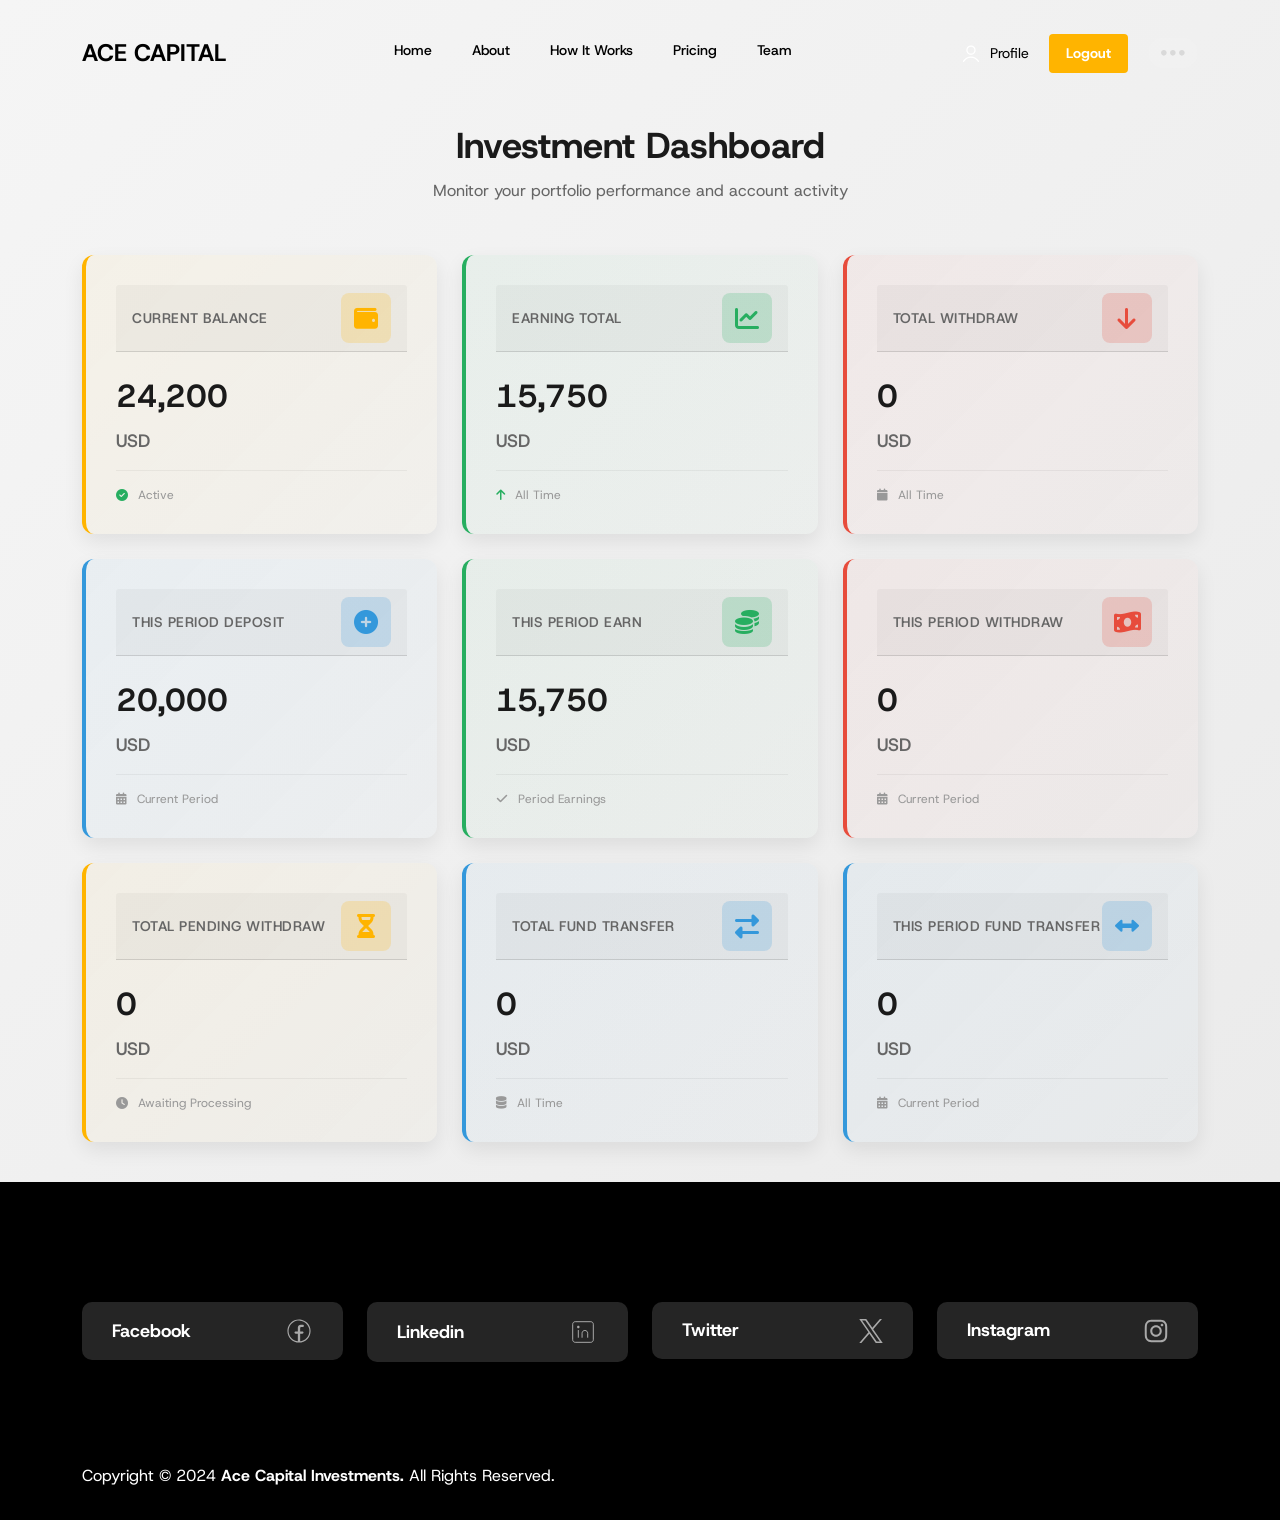
<file: dashboard.html>
<!DOCTYPE html>
<html lang="zxx">
<head>
  <meta charset="utf-8">
  <meta name="viewport" content="width=device-width, initial-scale=1.0">
  <title>Dashboard - Ace Capital Investment</title>
  <link rel="icon" href="assets/img/favicon.png">
  <!-- CSS only -->
   <link rel="stylesheet" type="text/css" href="assets/css/bootstrap.min.css"> 
   <!-- fancybox -->
   <link rel="stylesheet" href="assets/css/jquery.fancybox.min.css">
   <link rel="stylesheet" href="assets/css/nice-select.css"> 
   <!-- Font Awesome 6 -->
   <link rel="stylesheet" href="assets/css/fontawesome.min.css">
   <link rel="stylesheet" href="assets/css/swiper.css"> 
   <!-- style -->
   <link rel="stylesheet" href="assets/css/style.css">
   <!-- responsive -->
   <link rel="stylesheet" href="assets/css/responsive.css"> 
   <style>
    li a{
        color: #000!important;
    }
     .dashboard-container {
       min-height: 100vh;
       background: linear-gradient(135deg, #f5f5f5 0%, #ebebeb 100%);
       padding: 60px 20px 40px;
     }
     .dashboard-header {
       text-align: center;
       margin-bottom: 50px;
       padding-top: 5vw;
     }
     .dashboard-header h1 {
       font-size: 36px;
       color: #1a1a1a;
       font-weight: bold;
       margin-bottom: 10px;
     }
     .dashboard-header p {
       color: #666;
       font-size: 16px;
     }
     .dashboard-grid {
       display: grid;
       grid-template-columns: repeat(auto-fit, minmax(300px, 1fr));
       gap: 25px;
       max-width: 1400px;
       margin: 0 auto;
     }
     .dashboard-card {
       background: white;
       border-radius: 12px;
       padding: 30px;
       box-shadow: 0 8px 20px rgba(0, 0, 0, 0.08);
       transition: all 0.3s ease;
       border-left: 4px solid #FFB400;
     }
     .dashboard-card:hover {
       transform: translateY(-8px);
       box-shadow: 0 15px 35px rgba(0, 0, 0, 0.15);
     }
     .dashboard-card.primary {
       border-left-color: #FFB400;
       background: linear-gradient(135deg, rgba(255, 180, 0, 0.05) 0%, rgba(255, 180, 0, 0.02) 100%);
     }
     .dashboard-card.success {
       border-left-color: #27ae60;
       background: linear-gradient(135deg, rgba(39, 174, 96, 0.05) 0%, rgba(39, 174, 96, 0.02) 100%);
     }
     .dashboard-card.danger {
       border-left-color: #e74c3c;
       background: linear-gradient(135deg, rgba(231, 76, 60, 0.05) 0%, rgba(231, 76, 60, 0.02) 100%);
     }
     .dashboard-card.info {
       border-left-color: #3498db;
       background: linear-gradient(135deg, rgba(52, 152, 219, 0.05) 0%, rgba(52, 152, 219, 0.02) 100%);
     }
     .card-header {
       display: flex;
       align-items: center;
       justify-content: space-between;
       margin-bottom: 20px;
     }
     .card-title {
       font-size: 14px;
       font-weight: 600;
       color: #666;
       text-transform: uppercase;
       letter-spacing: 0.5px;
       margin: 0;
     }
     .card-icon {
       font-size: 24px;
       width: 50px;
       height: 50px;
       display: flex;
       align-items: center;
       justify-content: center;
       border-radius: 8px;
       background: rgba(0, 0, 0, 0.05);
     }
     .card-icon.primary {
       background: rgba(255, 180, 0, 0.2);
       color: #FFB400;
     }
     .card-icon.success {
       background: rgba(39, 174, 96, 0.2);
       color: #27ae60;
     }
     .card-icon.danger {
       background: rgba(231, 76, 60, 0.2);
       color: #e74c3c;
     }
     .card-icon.info {
       background: rgba(52, 152, 219, 0.2);
       color: #3498db;
     }
     .card-value {
       font-size: 32px;
       font-weight: bold;
       color: #1a1a1a;
       margin-bottom: 8px;
     }
     .card-currency {
       font-size: 18px;
       color: #666;
       font-weight: 600;
     }
     .card-meta {
       font-size: 12px;
       color: #999;
       margin-top: 15px;
       padding-top: 15px;
       border-top: 1px solid rgba(0, 0, 0, 0.05);
     }
     .card-meta i {
       margin-right: 6px;
     }
     @media (max-width: 768px) {
       .dashboard-container {
         padding: 40px 15px 30px;
       }
       .dashboard-header {
         padding-top: 16vw;
       }
       .dashboard-header h1 {
         font-size: 28px;
       }
       .dashboard-grid {
         grid-template-columns: 1fr;
         gap: 20px;
       }
       .dashboard-card {
         padding: 25px;
       }
       .card-value {
         font-size: 26px;
       }
     }
   </style>
 </head>
<body>
<!-- preloader -->
 <div class="preloader">
    <div class="loader"></div> 
 </div>
<!-- preloader end -->
<!-- header -->
<header>
  <div class="container">
    <div class="top-bar">
      <div class="logo">
        <a href="index.html">
          <h2 style="margin: 0; font-size: 24px; font-weight: bold;">ACE CAPITAL</h2>
        </a>
      </div>
      <nav class="navbar">
        <ul class="navbar-links">
          <li class="navbar-dropdown">
            <a href="index.html">Home</a>
          </li>
          <li class="navbar-dropdown">
            <a href="index.html#about">About</a>
          </li>
          <li class="navbar-dropdown">
            <a href="index.html#services">How It Works</a>
          </li>
          <li class="navbar-dropdown">
            <a href="index.html#pricing">Pricing</a>
          </li>
          <li class="navbar-dropdown">
            <a href="index.html#team">Team</a>
          </li>
        </ul>
      </nav> 
      <div class="header-right">
        <div class="login">
          <svg width="36" height="36" viewBox="0 0 36 36" fill="none" xmlns="http://www.w3.org/2000/svg">
            <path d="M24.4227 14.036C24.4227 10.4709 21.5312 7.57945 17.9661 7.57945C14.4009 7.57945 11.5095 10.4709 11.5095 14.036C11.5095 17.6012 14.4009 20.4926 17.9661 20.4926C21.5312 20.4926 24.4227 17.6012 24.4227 14.036ZM13.1938 14.036C13.1938 11.3972 15.3273 9.26377 17.9661 9.26377C20.6049 9.26377 22.7383 11.3972 22.7383 14.036C22.7383 16.6748 20.6049 18.8083 17.9661 18.8083C15.3273 18.8083 13.1938 16.6748 13.1938 14.036Z" fill="white"/>
            <path d="M7.15832 30.3739C7.29868 30.4582 7.43904 30.4862 7.5794 30.4862C7.86012 30.4862 8.16891 30.3459 8.30927 30.0651C10.2743 26.5842 13.9798 24.4227 17.9661 24.4227C21.9523 24.4227 25.6578 26.5842 27.6509 30.0651C27.8755 30.4582 28.4088 30.5985 28.8019 30.3739C29.1949 30.1494 29.3352 29.616 29.1106 29.223C26.8368 25.2368 22.5699 22.7383 17.9661 22.7383C13.3622 22.7383 9.09529 25.2368 6.82145 29.223C6.59688 29.616 6.73724 30.1494 7.15832 30.3739Z" fill="white"/>
          </svg>
          <a href="login.html" style="color: black; text-decoration: none;">Profile</a>
        </div>
        <div class="login">
          <a href="login.html" class="btn" style="padding: 8px 16px; border-radius: 4px;">
            <span class="btn-wrap">
              <span class="text-one">Logout</span>
              <span class="text-two">Logout</span>
            </span>
          </a>
        </div>
        <a href="#" class="union" id="show">
          <svg width="24" height="6" viewBox="0 0 24 6" xmlns="http://www.w3.org/2000/svg">
            <path d="M2.85938 0C4.41439 8.73645e-05 5.6748 1.2604 5.6748 2.81543C5.67474 4.3704 4.41435 5.63077 2.85938 5.63086C1.30433 5.63086 0.0440144 4.37046 0.0439453 2.81543C0.0439453 1.26034 1.30429 0 2.85938 0ZM11.8691 0C13.4242 0 14.6855 1.26034 14.6855 2.81543C14.6855 4.37046 13.4242 5.63086 11.8691 5.63086C10.3143 5.63065 9.05378 4.37033 9.05371 2.81543C9.05371 1.26047 10.3142 0.00021094 11.8691 0ZM20.8799 0C22.435 0 23.6953 1.26034 23.6953 2.81543C23.6952 4.37046 22.4349 5.63086 20.8799 5.63086C19.3249 5.63083 18.0645 4.37044 18.0645 2.81543C18.0645 1.26036 19.3248 3.00267e-05 20.8799 0Z" />
          </svg> 
        </a>
      </div>
    </div>
  </div>
</header>
<!-- header end -->

<!-- Dashboard Section -->
<section class="dashboard-container">
  <div class="container">
    <div class="dashboard-header">
      <h1>Investment Dashboard</h1>
      <p>Monitor your portfolio performance and account activity</p>
    </div>

    <div class="dashboard-grid">
      <!-- Current Balance Card -->
      <div class="dashboard-card primary">
        <div class="card-header">
          <h3 class="card-title">Current Balance</h3>
          <div class="card-icon primary">
            <i class="fas fa-wallet"></i>
          </div>
        </div>
        <div class="card-value">24,200</div>
        <div class="card-currency">USD</div>
        <div class="card-meta">
          <i class="fas fa-check-circle" style="color: #27ae60;"></i> Active
        </div>
      </div>

      <!-- Earning Total Card -->
      <div class="dashboard-card success">
        <div class="card-header">
          <h3 class="card-title">Earning Total</h3>
          <div class="card-icon success">
            <i class="fas fa-chart-line"></i>
          </div>
        </div>
        <div class="card-value">15,750</div>
        <div class="card-currency">USD</div>
        <div class="card-meta">
          <i class="fas fa-arrow-up" style="color: #27ae60;"></i> All Time
        </div>
      </div>

      <!-- Total Withdraw Card -->
      <div class="dashboard-card danger">
        <div class="card-header">
          <h3 class="card-title">Total Withdraw</h3>
          <div class="card-icon danger">
            <i class="fas fa-arrow-down"></i>
          </div>
        </div>
        <div class="card-value">0</div>
        <div class="card-currency">USD</div>
        <div class="card-meta">
          <i class="fas fa-calendar"></i> All Time
        </div>
      </div>

      <!-- This Period Deposit Card -->
      <div class="dashboard-card info">
        <div class="card-header">
          <h3 class="card-title">This Period Deposit</h3>
          <div class="card-icon info">
            <i class="fas fa-plus-circle"></i>
          </div>
        </div>
        <div class="card-value">20,000</div>
        <div class="card-currency">USD</div>
        <div class="card-meta">
          <i class="fas fa-calendar-alt"></i> Current Period
        </div>
      </div>

      <!-- This Period Earn Card -->
      <div class="dashboard-card success">
        <div class="card-header">
          <h3 class="card-title">This Period Earn</h3>
          <div class="card-icon success">
            <i class="fas fa-coins"></i>
          </div>
        </div>
        <div class="card-value">15,750</div>
        <div class="card-currency">USD</div>
        <div class="card-meta">
          <i class="fas fa-check"></i> Period Earnings
        </div>
      </div>

      <!-- This Period Withdraw Card -->
      <div class="dashboard-card danger">
        <div class="card-header">
          <h3 class="card-title">This Period Withdraw</h3>
          <div class="card-icon danger">
            <i class="fas fa-money-bill-wave"></i>
          </div>
        </div>
        <div class="card-value">0</div>
        <div class="card-currency">USD</div>
        <div class="card-meta">
          <i class="fas fa-calendar-alt"></i> Current Period
        </div>
      </div>

      <!-- Total Pending Withdraw Card -->
      <div class="dashboard-card primary">
        <div class="card-header">
          <h3 class="card-title">Total Pending Withdraw</h3>
          <div class="card-icon primary">
            <i class="fas fa-hourglass-half"></i>
          </div>
        </div>
        <div class="card-value">0</div>
        <div class="card-currency">USD</div>
        <div class="card-meta">
          <i class="fas fa-clock"></i> Awaiting Processing
        </div>
      </div>

      <!-- Total Fund Transfer Card -->
      <div class="dashboard-card info">
        <div class="card-header">
          <h3 class="card-title">Total Fund Transfer</h3>
          <div class="card-icon info">
            <i class="fas fa-exchange-alt"></i>
          </div>
        </div>
        <div class="card-value">0</div>
        <div class="card-currency">USD</div>
        <div class="card-meta">
          <i class="fas fa-database"></i> All Time
        </div>
      </div>

      <!-- This Period Fund Transfer Card -->
      <div class="dashboard-card info">
        <div class="card-header">
          <h3 class="card-title">This Period Fund Transfer</h3>
          <div class="card-icon info">
            <i class="fas fa-arrows-alt-h"></i>
          </div>
        </div>
        <div class="card-value">0</div>
        <div class="card-currency">USD</div>
        <div class="card-meta">
          <i class="fas fa-calendar-alt"></i> Current Period
        </div>
      </div>
    </div>
  </div>
</section>

<!-- Footer -->
<footer class="gap no-bottom" style="background-color: #000;">
  <div class="container">
    <div class="row">
      <div class="col-lg-3 col-md-6">
        <div class="links">
          <a href="#">
            facebook
          <svg width="28" height="28" viewBox="0 0 28 28" fill="none" xmlns="http://www.w3.org/2000/svg">
            <path d="M22.19 5.80443C20.5695 4.18462 18.505 3.08173 16.2577 2.63521C14.0103 2.18869 11.6811 2.4186 9.56439 3.29586C7.44772 4.17312 5.63872 5.65834 4.36614 7.5637C3.09356 9.46907 2.41455 11.709 2.41498 14.0003C2.41498 17.0733 3.63535 20.0206 5.80779 22.1942C7.98023 24.3677 10.9269 25.5895 14 25.5911C15.5207 25.5917 17.0269 25.2945 18.4333 24.7161C19.8353 24.1243 21.1106 23.2688 22.19 22.1961C23.2664 21.1199 24.1203 19.8421 24.7028 18.4359C25.2854 17.0296 25.5852 15.5224 25.5852 14.0003C25.5852 12.4781 25.2854 10.9709 24.7028 9.56463C24.1203 8.15838 23.2664 6.88065 22.19 5.80443ZM21.3733 21.3678C19.705 23.0432 17.516 24.1006 15.1666 24.3661V16.7128H17.36C17.6694 16.7128 17.9661 16.5898 18.1849 16.3711C18.4037 16.1523 18.5266 15.8555 18.5266 15.5461C18.5266 15.2367 18.4037 14.9399 18.1849 14.7211C17.9661 14.5023 17.6694 14.3794 17.36 14.3794H15.1666V11.1828C15.1666 10.8733 15.2896 10.5766 15.5084 10.3578C15.7271 10.139 16.0239 10.0161 16.3333 10.0161H17.7333C18.0427 10.0161 18.3395 9.89318 18.5583 9.67439C18.7771 9.45559 18.9 9.15885 18.9 8.84943C18.9 8.54001 18.7771 8.24326 18.5583 8.02447C18.3395 7.80568 18.0427 7.68276 17.7333 7.68276H15.75C14.9764 7.68276 14.2346 7.99005 13.6876 8.53703C13.1406 9.08401 12.8333 9.82588 12.8333 10.5994V14.3794H10.6516C10.3422 14.3794 10.0455 14.5023 9.82669 14.7211C9.60789 14.9399 9.48498 15.2367 9.48498 15.5461C9.48498 15.8555 9.60789 16.1523 9.82669 16.3711C10.0455 16.5898 10.3422 16.7128 10.6516 16.7128H12.8333V24.3661C10.6667 24.1189 8.63247 23.1973 7.018 21.7314C5.40353 20.2655 4.29041 18.3294 3.83586 16.1966C3.38131 14.0638 3.60831 11.8421 4.4848 9.84536C5.36128 7.84858 6.84295 6.17762 8.72052 5.06852C10.5981 3.95941 12.7767 3.46822 14.9485 3.66432C17.1204 3.86041 19.1757 4.73389 20.8242 6.16136C22.4728 7.58884 23.6312 9.49816 24.1358 11.6197C24.6405 13.7411 24.4659 15.9676 23.6366 17.9844C23.1085 19.2482 22.3398 20.3973 21.3733 21.3678Z" fill="#A9A9A9"/>
          </svg> 
        </a>
        </div>
      </div>
      <div class="col-lg-3 col-md-6">
        <div class="links">
          <a href="#">
            linkedin
            <svg width="30" height="30" viewBox="0 0 30 30" fill="none" xmlns="http://www.w3.org/2000/svg">
              <path d="M22.8125 4.6875H7.1875C5.80679 4.6875 4.6875 5.80679 4.6875 7.1875V22.8125C4.6875 24.1932 5.80679 25.3125 7.1875 25.3125H22.8125C24.1932 25.3125 25.3125 24.1932 25.3125 22.8125V7.1875C25.3125 5.80679 24.1932 4.6875 22.8125 4.6875Z" stroke="#A9A9A9"/>
              <path d="M10.3125 13.4375V20.3125" stroke="#A9A9A9" stroke-linecap="round" stroke-linejoin="round"/>
              <path d="M10.3125 11.25C11.0029 11.25 11.5625 10.6904 11.5625 10C11.5625 9.30964 11.0029 8.75 10.3125 8.75C9.62214 8.75 9.0625 9.30964 9.0625 10C9.0625 10.6904 9.62214 11.25 10.3125 11.25Z" fill="#A9A9A9"/>
              <path d="M19.6875 20.3125V16.25C19.6875 14.6967 18.4283 13.4375 16.875 13.4375C15.3217 13.4375 14.0625 14.6967 14.0625 16.25V20.3125" stroke="#A9A9A9" stroke-linecap="round"/>
              </svg>

        </a>
        </div>
      </div>
      <div class="col-lg-3 col-md-6">
        <div class="links">
          <a href="#">
            Twitter
          <svg width="24" height="24" viewBox="0 0 24 24" fill="none" xmlns="http://www.w3.org/2000/svg">
            <path d="M14.2342 10.1624L22.9766 0H20.9049L13.3139 8.82384L7.25095 0H0.258057L9.42642 13.3432L0.258057 24H2.32985L10.3462 14.6817L16.7491 24H23.742L14.2337 10.1624H14.2342ZM11.3966 13.4608L10.4676 12.1321L3.07634 1.55961H6.2585L12.2234 10.0919L13.1523 11.4206L20.9059 22.5113H17.7238L11.3966 13.4613V13.4608Z" fill="#A9A9A9"/>
            </svg>

        </a>
        </div>
      </div>
      <div class="col-lg-3 col-md-6">
        <div class="links">
          <a href="#">
            instagram
          <svg width="24" height="24" viewBox="0 0 24 24" fill="none" xmlns="http://www.w3.org/2000/svg">
            <g clip-path="url(#clip0_19_125)">
            <path d="M19.3538 5.99693V5.99768C19.3538 6.74318 18.7493 7.34693 18.0046 7.34693C17.2598 7.34693 16.6553 6.74243 16.6553 5.99768C16.6553 5.25218 17.2598 4.64843 18.0046 4.64843C18.7493 4.64918 19.3531 5.25218 19.3538 5.99693ZM12.0001 15.7492C9.9293 15.7492 8.2508 14.0707 8.2508 11.9999C8.2508 9.92918 9.9293 8.25068 12.0001 8.25068C14.0708 8.25068 15.7493 9.92918 15.7493 11.9999C15.7493 14.0699 14.0716 15.7484 12.0016 15.7484H12.0008L12.0001 15.7492ZM12.0001 6.22493C8.8103 6.22493 6.22505 8.81093 6.22505 11.9999C6.22505 15.1889 8.81105 17.7749 12.0001 17.7749C15.1898 17.7749 17.7751 15.1889 17.7751 11.9999C17.7751 11.9999 17.7751 11.9999 17.7751 11.9992C17.7751 8.81018 15.1898 6.22418 12.0001 6.22418C12.0001 6.22418 12.0001 6.22418 11.9993 6.22418L12.0001 6.22493ZM12.0001 2.77793C15.0023 2.77793 15.3601 2.79293 16.5458 2.84468C17.2981 2.85368 18.0135 2.99618 18.6758 3.24818L18.6331 3.23393C19.6186 3.61793 20.3836 4.38293 20.7593 5.34293L20.7683 5.36843C21.0053 5.98793 21.1463 6.70418 21.1553 7.45193V7.45568C21.2086 8.64218 21.2206 8.99843 21.2206 12.0014C21.2206 15.0044 21.2063 15.3614 21.1516 16.5472C21.1373 17.3002 20.9941 18.0157 20.7428 18.6779L20.7571 18.6344C20.5636 19.1414 20.2771 19.5734 19.9148 19.9289L19.9141 19.9297C19.5593 20.2927 19.1273 20.5792 18.6451 20.7614L18.621 20.7697C17.9993 21.0067 17.2808 21.1477 16.5301 21.1567H16.5263C15.3323 21.2099 14.9806 21.2219 11.9723 21.2219C8.96255 21.2219 8.61155 21.2077 7.4183 21.1529C6.6623 21.1387 5.9438 20.9954 5.27855 20.7442L5.3228 20.7584C4.8158 20.5679 4.3838 20.2807 4.0313 19.9169L4.03055 19.9162C3.6638 19.5637 3.3758 19.1309 3.19505 18.6464L3.18755 18.6232C2.9513 18.0022 2.80805 17.2844 2.7938 16.5344V16.5284C2.7518 15.3472 2.7368 14.9827 2.7368 11.9887C2.7368 8.99318 2.7518 8.62793 2.7938 7.43243C2.80805 6.67718 2.95055 5.95943 3.2018 5.29493L3.18755 5.33918C3.3728 4.82993 3.66155 4.39643 4.0298 4.04618L4.0313 4.04468C4.3823 3.67568 4.81505 3.38843 5.3003 3.21068L5.32355 3.20318C5.9408 2.96468 6.65405 2.82143 7.39955 2.80868H7.4048C8.59955 2.76668 8.9513 2.75243 11.9588 2.75243L12.0001 2.77793ZM12.0001 0.75293C8.94455 0.75293 8.56355 0.76718 7.36355 0.82043C6.3773 0.84143 5.44205 1.03193 4.57655 1.36268L4.63355 1.34393C3.85355 1.64168 3.18905 2.08343 2.64155 2.63993L2.6408 2.64068C2.08205 3.18818 1.64105 3.85343 1.35605 4.59593L1.3433 4.63343C1.0313 5.44193 0.840802 6.37793 0.820552 7.35443V7.36343C0.764302 8.56343 0.753052 8.94443 0.753052 11.9999C0.753052 15.0554 0.767302 15.4364 0.820552 16.6364C0.841552 17.6227 1.03205 18.5579 1.3628 19.4234L1.34405 19.3664C1.94105 20.8822 3.1178 22.0589 4.59455 22.6424L4.63355 22.6559C5.44205 22.9672 6.37805 23.1577 7.35455 23.1787H7.36355C8.56355 23.2349 8.94455 23.2462 12.0001 23.2462C15.0556 23.2462 15.4366 23.2319 16.6365 23.1787C17.6228 23.1569 18.5581 22.9672 19.4236 22.6364L19.3666 22.6559C20.8823 22.0589 22.0591 20.8822 22.6426 19.4054L22.656 19.3664C22.9681 18.5579 23.1578 17.6219 23.1788 16.6454V16.6364C23.2351 15.4364 23.2463 15.0554 23.2463 11.9999C23.2463 8.94443 23.232 8.56343 23.1788 7.36343C23.1571 6.37718 22.9673 5.44193 22.6365 4.57643L22.656 4.63343C22.3575 3.85343 21.9165 3.18893 21.3593 2.64143L21.3586 2.64068C20.8111 2.08193 20.1458 1.64093 19.4033 1.35593L19.3658 1.34318C18.5573 1.03118 17.6213 0.84068 16.6448 0.82043H16.6358C15.4358 0.76418 15.0548 0.75293 11.9993 0.75293H12.0001Z" fill="#A9A9A9"/>
            </g>
            <defs>
            <clipPath id="clip0_19_125">
            <rect width="24" height="24" fill="white"/>
            </clipPath>
            </defs>
          </svg> 
        </a>
        </div>
      </div>
    </div>
    <div class="copyright">
      <p>Copyright © 2024 <b>Ace Capital Investments.</b> All Rights Reserved. </p>
      
    </div>
  </div>
</footer>
<div id="scroll-percentage"><span id="scroll-percentage-value"></span></div>

<!-- javascript -->
<script src="assets/js/jquery-3.6.0.min.js"></script>
<script src="assets/js/bootstrap.min.js"></script>
<script src="assets/js/custom.js"></script>
</body>
</html>
</file>
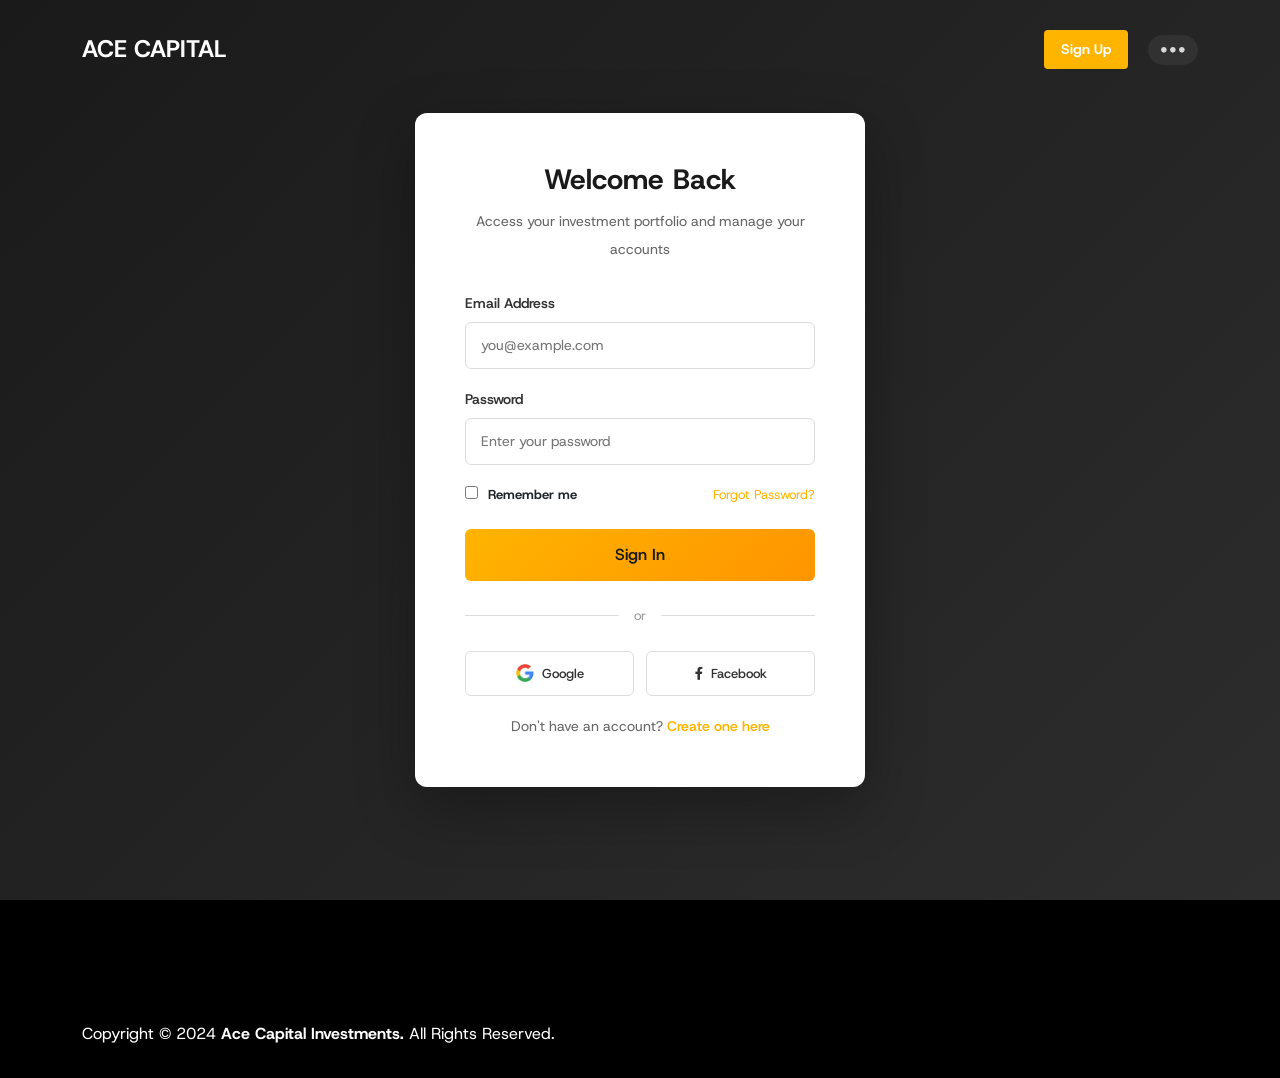
<file: login.html>
<!DOCTYPE html>
<html lang="zxx">
<head>
  <meta charset="utf-8">
  <meta name="viewport" content="width=device-width, initial-scale=1.0">
  <title>Login - Ace Capital Investment</title>
  <link rel="icon" href="assets/img/favicon.png">
  <!-- CSS only -->
   <link rel="stylesheet" type="text/css" href="assets/css/bootstrap.min.css"> 
   <!-- fancybox -->
   <link rel="stylesheet" href="assets/css/jquery.fancybox.min.css">
   <link rel="stylesheet" href="assets/css/nice-select.css"> 
   <!-- Font Awesome 6 -->
   <link rel="stylesheet" href="assets/css/fontawesome.min.css">
   <link rel="stylesheet" href="assets/css/swiper.css"> 
   <!-- style -->
   <link rel="stylesheet" href="assets/css/style.css">
   <!-- responsive -->
   <link rel="stylesheet" href="assets/css/responsive.css"> 
   <style>
     .login-container {
       min-height: 100vh;
       display: flex;
       align-items: center;
       justify-content: center;
       background: linear-gradient(135deg, #1a1a1a 0%, #2d2d2d 100%);
       padding: 40px 20px;
     }
     .login-box {
       background: white;
       border-radius: 12px;
       padding: 50px;
       box-shadow: 0 20px 60px rgba(0, 0, 0, 0.3);
       width: 100%;
       max-width: 450px;
     }
     .login-box h2 {
       text-align: center;
       margin-bottom: 10px;
       color: #1a1a1a;
       font-weight: bold;
       font-size: 28px;
     }
     .login-box p {
       text-align: center;
       color: #666;
       margin-bottom: 30px;
       font-size: 14px;
     }
     .form-group {
       margin-bottom: 20px;
     }
     .form-group label {
       display: block;
       margin-bottom: 8px;
       color: #333;
       font-weight: 600;
       font-size: 14px;
     }
     .form-group input {
       width: 100%;
       padding: 12px 15px;
       border: 1px solid #ddd;
       border-radius: 6px;
       font-size: 14px;
       transition: border-color 0.3s ease;
     }
     .form-group input:focus {
       outline: none;
       border-color: #FFB400;
       box-shadow: 0 0 0 3px rgba(255, 180, 0, 0.1);
     }
     .remember-forgot {
       display: flex;
       justify-content: space-between;
       align-items: center;
       margin-bottom: 25px;
       font-size: 13px;
     }
     .remember-forgot input[type="checkbox"] {
       margin-right: 6px;
     }
     .remember-forgot a {
       color: #FFB400;
       text-decoration: none;
       transition: color 0.3s ease;
     }
     .remember-forgot a:hover {
       color: #ff9500;
     }
     .login-btn {
       width: 100%;
       padding: 14px;
       background: linear-gradient(135deg, #FFB400 0%, #FF9500 100%);
       color: #1a1a1a;
       border: none;
       border-radius: 6px;
       font-weight: 600;
       font-size: 16px;
       cursor: pointer;
       transition: transform 0.3s ease, box-shadow 0.3s ease;
     }
     .login-btn:hover {
       transform: translateY(-2px);
       box-shadow: 0 10px 25px rgba(255, 180, 0, 0.3);
     }
     .signup-link {
       text-align: center;
       margin-top: 20px;
       font-size: 14px;
       color: #666;
     }
     .signup-link a {
       color: #FFB400;
       text-decoration: none;
       font-weight: 600;
       transition: color 0.3s ease;
     }
     .signup-link a:hover {
       color: #ff9500;
     }
     .divider {
       display: flex;
       align-items: center;
       margin: 25px 0;
       color: #999;
       font-size: 13px;
     }
     .divider::before,
     .divider::after {
       content: '';
       flex: 1;
       height: 1px;
       background: #ddd;
     }
     .divider span {
       margin: 0 15px;
     }
     .social-login {
       display: flex;
       gap: 12px;
       margin-top: 20px;
     }
     .social-btn {
       flex: 1;
       padding: 12px;
       border: 1px solid #ddd;
       background: white;
       border-radius: 6px;
       cursor: pointer;
       transition: all 0.3s ease;
       display: flex;
       align-items: center;
       justify-content: center;
       gap: 8px;
       font-size: 13px;
       font-weight: 500;
       color: #333;
     }
     .social-btn:hover {
       border-color: #FFB400;
       background: rgba(255, 180, 0, 0.05);
     }
   </style>
 </head>
<body>
<!-- preloader -->
 <div class="preloader">
    <div class="loader"></div> 
 </div>
<!-- preloader end -->
<!-- header -->
<header>
  <div class="container">
    <div class="top-bar">
      <div class="logo">
        <a href="index.html">
          <h2 style="color: white; margin: 0; font-size: 24px; font-weight: bold;">ACE CAPITAL</h2>
        </a>
      </div>
       
      <div class="header-right">
        <div class="login">
          <a href="register.html" class="btn" style="padding: 8px 16px; border-radius: 4px;">
            <span class="btn-wrap">
              <span class="text-one">Sign Up</span>
              <span class="text-two">Sign Up</span>
            </span>
          </a>
        </div>
        <a href="#" class="union" id="show">
          <svg width="24" height="6" viewBox="0 0 24 6" xmlns="http://www.w3.org/2000/svg">
            <path d="M2.85938 0C4.41439 8.73645e-05 5.6748 1.2604 5.6748 2.81543C5.67474 4.3704 4.41435 5.63077 2.85938 5.63086C1.30433 5.63086 0.0440144 4.37046 0.0439453 2.81543C0.0439453 1.26034 1.30429 0 2.85938 0ZM11.8691 0C13.4242 0 14.6855 1.26034 14.6855 2.81543C14.6855 4.37046 13.4242 5.63086 11.8691 5.63086C10.3143 5.63065 9.05378 4.37033 9.05371 2.81543C9.05371 1.26047 10.3142 0.00021094 11.8691 0ZM20.8799 0C22.435 0 23.6953 1.26034 23.6953 2.81543C23.6952 4.37046 22.4349 5.63086 20.8799 5.63086C19.3249 5.63083 18.0645 4.37044 18.0645 2.81543C18.0645 1.26036 19.3248 3.00267e-05 20.8799 0Z" />
          </svg> 
        </a>
      </div>
    </div>
  </div>
</header>
<!-- header end -->

<!-- Login Section -->
<section class="login-container">
  <div class="login-box">
    <h2>Welcome Back</h2>
    <p>Access your investment portfolio and manage your accounts</p>
    
    <form method="GET" action="dashboard.html">
      <div class="form-group">
        <label for="email">Email Address</label>
        <input type="email" id="email" name="email" placeholder="you@example.com" required>
      </div>

      <div class="form-group">
        <label for="password">Password</label>
        <input type="password" id="password" name="password" placeholder="Enter your password" required>
      </div>

      <div class="remember-forgot">
        <label>
          <input type="checkbox" name="remember"> Remember me
        </label>
        <a href="#">Forgot Password?</a>
      </div>

      <button type="submit" class="login-btn">Sign In</button>
    </form>

    <div class="divider">
      <span>or</span>
    </div>

    <div class="social-login">
      <button class="social-btn">
        <img src="assets/img/google-color.png" alt="Google" style="width: 18px; height: 18px;">
        Google
      </button>
      <button class="social-btn">
        <i class="fab fa-facebook-f"></i> Facebook
      </button>
    </div>

    <div class="signup-link">
      Don't have an account? <a href="register.html">Create one here</a>
    </div>
  </div>
</section>

<!-- Footer -->
<footer class="gap no-bottom" style="background-color: #000;" style="padding: 40px 0!important;">
  <div class="container">
    <div class="row" style="display: none;">
      <div class="col-lg-3 col-md-6">
        <div class="links">
          <a href="#">
            facebook
          <svg width="28" height="28" viewBox="0 0 28 28" fill="none" xmlns="http://www.w3.org/2000/svg">
            <path d="M22.19 5.80443C20.5695 4.18462 18.505 3.08173 16.2577 2.63521C14.0103 2.18869 11.6811 2.4186 9.56439 3.29586C7.44772 4.17312 5.63872 5.65834 4.36614 7.5637C3.09356 9.46907 2.41455 11.709 2.41498 14.0003C2.41498 17.0733 3.63535 20.0206 5.80779 22.1942C7.98023 24.3677 10.9269 25.5895 14 25.5911C15.5207 25.5917 17.0269 25.2945 18.4333 24.7161C19.8353 24.1243 21.1106 23.2688 22.19 22.1961C23.2664 21.1199 24.1203 19.8421 24.7028 18.4359C25.2854 17.0296 25.5852 15.5224 25.5852 14.0003C25.5852 12.4781 25.2854 10.9709 24.7028 9.56463C24.1203 8.15838 23.2664 6.88065 22.19 5.80443ZM21.3733 21.3678C19.705 23.0432 17.516 24.1006 15.1666 24.3661V16.7128H17.36C17.6694 16.7128 17.9661 16.5898 18.1849 16.3711C18.4037 16.1523 18.5266 15.8555 18.5266 15.5461C18.5266 15.2367 18.4037 14.9399 18.1849 14.7211C17.9661 14.5023 17.6694 14.3794 17.36 14.3794H15.1666V11.1828C15.1666 10.8733 15.2896 10.5766 15.5084 10.3578C15.7271 10.139 16.0239 10.0161 16.3333 10.0161H17.7333C18.0427 10.0161 18.3395 9.89318 18.5583 9.67439C18.7771 9.45559 18.9 9.15885 18.9 8.84943C18.9 8.54001 18.7771 8.24326 18.5583 8.02447C18.3395 7.80568 18.0427 7.68276 17.7333 7.68276H15.75C14.9764 7.68276 14.2346 7.99005 13.6876 8.53703C13.1406 9.08401 12.8333 9.82588 12.8333 10.5994V14.3794H10.6516C10.3422 14.3794 10.0455 14.5023 9.82669 14.7211C9.60789 14.9399 9.48498 15.2367 9.48498 15.5461C9.48498 15.8555 9.60789 16.1523 9.82669 16.3711C10.0455 16.5898 10.3422 16.7128 10.6516 16.7128H12.8333V24.3661C10.6667 24.1189 8.63247 23.1973 7.018 21.7314C5.40353 20.2655 4.29041 18.3294 3.83586 16.1966C3.38131 14.0638 3.60831 11.8421 4.4848 9.84536C5.36128 7.84858 6.84295 6.17762 8.72052 5.06852C10.5981 3.95941 12.7767 3.46822 14.9485 3.66432C17.1204 3.86041 19.1757 4.73389 20.8242 6.16136C22.4728 7.58884 23.6312 9.49816 24.1358 11.6197C24.6405 13.7411 24.4659 15.9676 23.6366 17.9844C23.1085 19.2482 22.3398 20.3973 21.3733 21.3678Z" fill="#A9A9A9"/>
          </svg> 
        </a>
        </div>
      </div>
      <div class="col-lg-3 col-md-6">
        <div class="links">
          <a href="#">
            linkedin
            <svg width="30" height="30" viewBox="0 0 30 30" fill="none" xmlns="http://www.w3.org/2000/svg">
              <path d="M22.8125 4.6875H7.1875C5.80679 4.6875 4.6875 5.80679 4.6875 7.1875V22.8125C4.6875 24.1932 5.80679 25.3125 7.1875 25.3125H22.8125C24.1932 25.3125 25.3125 24.1932 25.3125 22.8125V7.1875C25.3125 5.80679 24.1932 4.6875 22.8125 4.6875Z" stroke="#A9A9A9"/>
              <path d="M10.3125 13.4375V20.3125" stroke="#A9A9A9" stroke-linecap="round" stroke-linejoin="round"/>
              <path d="M10.3125 11.25C11.0029 11.25 11.5625 10.6904 11.5625 10C11.5625 9.30964 11.0029 8.75 10.3125 8.75C9.62214 8.75 9.0625 9.30964 9.0625 10C9.0625 10.6904 9.62214 11.25 10.3125 11.25Z" fill="#A9A9A9"/>
              <path d="M19.6875 20.3125V16.25C19.6875 14.6967 18.4283 13.4375 16.875 13.4375C15.3217 13.4375 14.0625 14.6967 14.0625 16.25V20.3125" stroke="#A9A9A9" stroke-linecap="round"/>
              </svg>

        </a>
        </div>
      </div>
      <div class="col-lg-3 col-md-6">
        <div class="links">
          <a href="#">
            Twitter
          <svg width="24" height="24" viewBox="0 0 24 24" fill="none" xmlns="http://www.w3.org/2000/svg">
            <path d="M14.2342 10.1624L22.9766 0H20.9049L13.3139 8.82384L7.25095 0H0.258057L9.42642 13.3432L0.258057 24H2.32985L10.3462 14.6817L16.7491 24H23.742L14.2337 10.1624H14.2342ZM11.3966 13.4608L10.4676 12.1321L3.07634 1.55961H6.2585L12.2234 10.0919L13.1523 11.4206L20.9059 22.5113H17.7238L11.3966 13.4613V13.4608Z" fill="#A9A9A9"/>
            </svg>

        </a>
        </div>
      </div>
      <div class="col-lg-3 col-md-6">
        <div class="links">
          <a href="#">
            instagram
          <svg width="24" height="24" viewBox="0 0 24 24" fill="none" xmlns="http://www.w3.org/2000/svg">
            <g clip-path="url(#clip0_19_125)">
            <path d="M19.3538 5.99693V5.99768C19.3538 6.74318 18.7493 7.34693 18.0046 7.34693C17.2598 7.34693 16.6553 6.74243 16.6553 5.99768C16.6553 5.25218 17.2598 4.64843 18.0046 4.64843C18.7493 4.64918 19.3531 5.25218 19.3538 5.99693ZM12.0001 15.7492C9.9293 15.7492 8.2508 14.0707 8.2508 11.9999C8.2508 9.92918 9.9293 8.25068 12.0001 8.25068C14.0708 8.25068 15.7493 9.92918 15.7493 11.9999C15.7493 14.0699 14.0716 15.7484 12.0016 15.7484H12.0008L12.0001 15.7492ZM12.0001 6.22493C8.8103 6.22493 6.22505 8.81093 6.22505 11.9999C6.22505 15.1889 8.81105 17.7749 12.0001 17.7749C15.1898 17.7749 17.7751 15.1889 17.7751 11.9999C17.7751 11.9999 17.7751 11.9999 17.7751 11.9992C17.7751 8.81018 15.1898 6.22418 12.0001 6.22418C12.0001 6.22418 12.0001 6.22418 11.9993 6.22418L12.0001 6.22493ZM12.0001 2.77793C15.0023 2.77793 15.3601 2.79293 16.5458 2.84468C17.2981 2.85368 18.0135 2.99618 18.6758 3.24818L18.6331 3.23393C19.6186 3.61793 20.3836 4.38293 20.7593 5.34293L20.7683 5.36843C21.0053 5.98793 21.1463 6.70418 21.1553 7.45193V7.45568C21.2086 8.64218 21.2206 8.99843 21.2206 12.0014C21.2206 15.0044 21.2063 15.3614 21.1516 16.5472C21.1373 17.3002 20.9941 18.0157 20.7428 18.6779L20.7571 18.6344C20.5636 19.1414 20.2771 19.5734 19.9148 19.9289L19.9141 19.9297C19.5593 20.2927 19.1273 20.5792 18.6451 20.7614L18.621 20.7697C17.9993 21.0067 17.2808 21.1477 16.5301 21.1567H16.5263C15.3323 21.2099 14.9806 21.2219 11.9723 21.2219C8.96255 21.2219 8.61155 21.2077 7.4183 21.1529C6.6623 21.1387 5.9438 20.9954 5.27855 20.7442L5.3228 20.7584C4.8158 20.5679 4.3838 20.2807 4.0313 19.9169L4.03055 19.9162C3.6638 19.5637 3.3758 19.1309 3.19505 18.6464L3.18755 18.6232C2.9513 18.0022 2.80805 17.2844 2.7938 16.5344V16.5284C2.7518 15.3472 2.7368 14.9827 2.7368 11.9887C2.7368 8.99318 2.7518 8.62793 2.7938 7.43243C2.80805 6.67718 2.95055 5.95943 3.2018 5.29493L3.18755 5.33918C3.3728 4.82993 3.66155 4.39643 4.0298 4.04618L4.0313 4.04468C4.3823 3.67568 4.81505 3.38843 5.3003 3.21068L5.32355 3.20318C5.9408 2.96468 6.65405 2.82143 7.39955 2.80868H7.4048C8.59955 2.76668 8.9513 2.75243 11.9588 2.75243L12.0001 2.77793ZM12.0001 0.75293C8.94455 0.75293 8.56355 0.76718 7.36355 0.82043C6.3773 0.84143 5.44205 1.03193 4.57655 1.36268L4.63355 1.34393C3.85355 1.64168 3.18905 2.08343 2.64155 2.63993L2.6408 2.64068C2.08205 3.18818 1.64105 3.85343 1.35605 4.59593L1.3433 4.63343C1.0313 5.44193 0.840802 6.37793 0.820552 7.35443V7.36343C0.764302 8.56343 0.753052 8.94443 0.753052 11.9999C0.753052 15.0554 0.767302 15.4364 0.820552 16.6364C0.841552 17.6227 1.03205 18.5579 1.3628 19.4234L1.34405 19.3664C1.94105 20.8822 3.1178 22.0589 4.59455 22.6424L4.63355 22.6559C5.44205 22.9672 6.37805 23.1577 7.35455 23.1787H7.36355C8.56355 23.2349 8.94455 23.2462 12.0001 23.2462C15.0556 23.2462 15.4366 23.2319 16.6365 23.1787C17.6228 23.1569 18.5581 22.9672 19.4236 22.6364L19.3666 22.6559C20.8823 22.0589 22.0591 20.8822 22.6426 19.4054L22.656 19.3664C22.9681 18.5579 23.1578 17.6219 23.1788 16.6454V16.6364C23.2351 15.4364 23.2463 15.0554 23.2463 11.9999C23.2463 8.94443 23.232 8.56343 23.1788 7.36343C23.1571 6.37718 22.9673 5.44193 22.6365 4.57643L22.656 4.63343C22.3575 3.85343 21.9165 3.18893 21.3593 2.64143L21.3586 2.64068C20.8111 2.08193 20.1458 1.64093 19.4033 1.35593L19.3658 1.34318C18.5573 1.03118 17.6213 0.84068 16.6448 0.82043H16.6358C15.4358 0.76418 15.0548 0.75293 11.9993 0.75293H12.0001Z" fill="#A9A9A9"/>
            </g>
            <defs>
            <clipPath id="clip0_19_125">
            <rect width="24" height="24" fill="white"/>
            </clipPath>
            </defs>
          </svg> 
        </a>
        </div>
      </div>
    </div>
    <div class="copyright" style="margin-top: 0px;">
      <p>Copyright © 2024 <b>Ace Capital Investments.</b> All Rights Reserved. </p>
      
    </div>
  </div>
</footer>
<div id="scroll-percentage"><span id="scroll-percentage-value"></span></div>

<!-- javascript -->
<script src="assets/js/jquery-3.6.0.min.js"></script>
<script src="assets/js/bootstrap.min.js"></script>
<script src="assets/js/custom.js"></script>
</body>
</html>
</file>
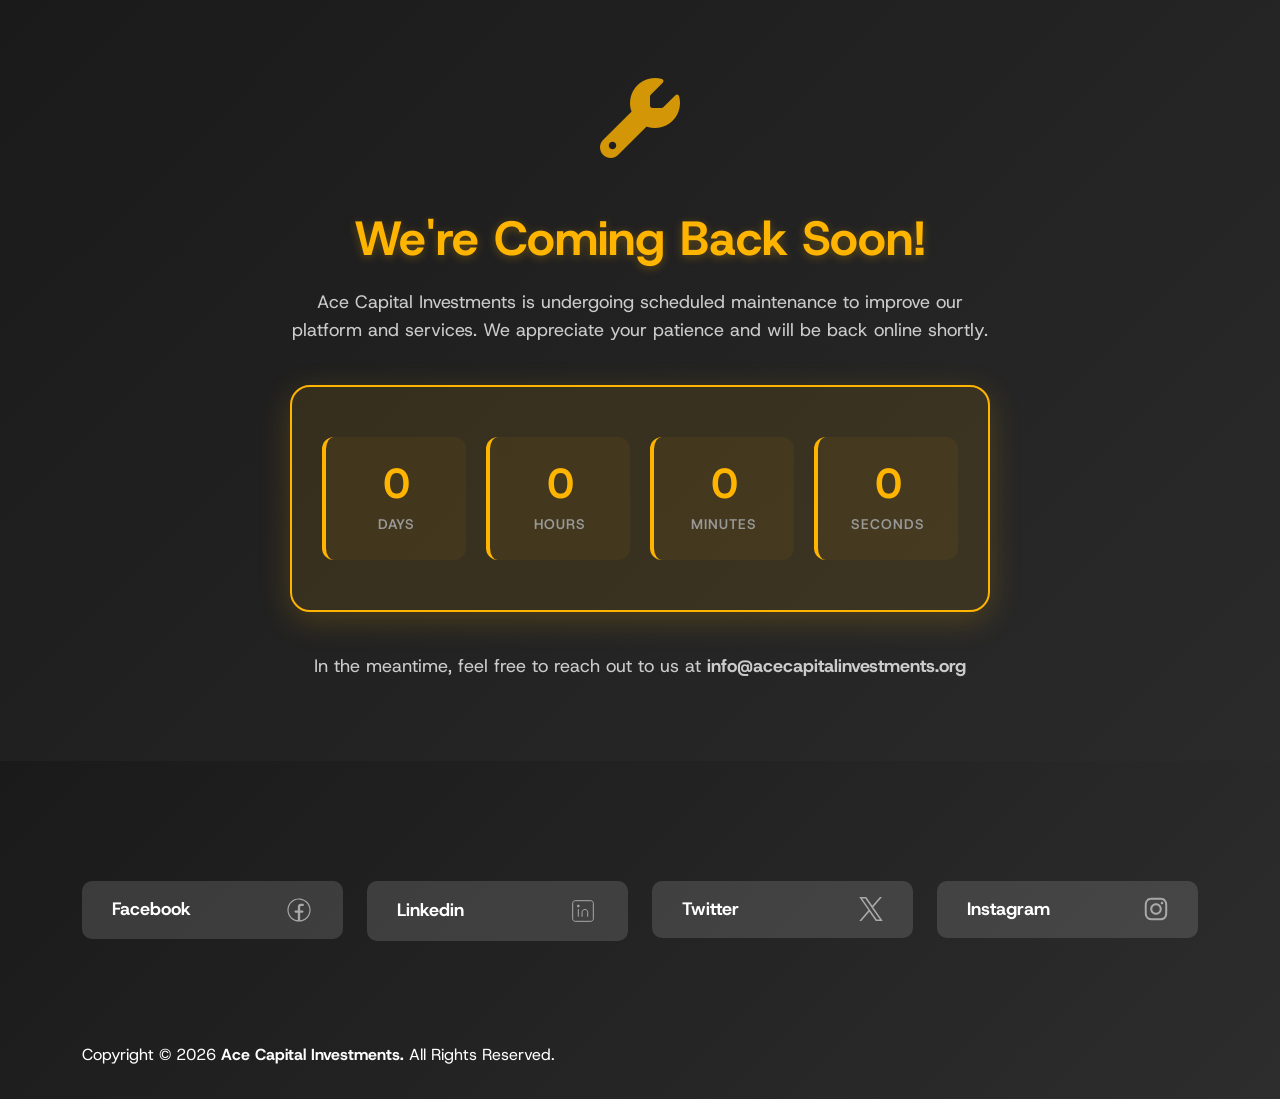
<file: maintenance.html>
<!DOCTYPE html>
<html lang="zxx">
<head>
  <meta charset="utf-8">
  <meta name="viewport" content="width=device-width, initial-scale=1.0">
  <title>Maintenance - Ace Capital Investment</title>
  <link rel="icon" href="assets/img/favicon.png">
  <!-- CSS only -->
   <link rel="stylesheet" type="text/css" href="assets/css/bootstrap.min.css"> 
   <!-- Font Awesome 6 -->
   <link rel="stylesheet" href="assets/css/fontawesome.min.css">
   <!-- style -->
   <link rel="stylesheet" href="assets/css/style.css">
   <!-- responsive -->
   <link rel="stylesheet" href="assets/css/responsive.css">
   <style>
     body {
       background: linear-gradient(135deg, #1a1a1a 0%, #2d2d2d 100%);
       min-height: 100vh;
       display: flex;
       flex-direction: column;
     }
     
     header {
       background: linear-gradient(135deg, #1a1a1a 0%, #2d2d2d 100%);
     }
     
     .maintenance-container {
       flex: 1;
       display: flex;
       align-items: center;
       justify-content: center;
       padding: 60px 20px 40px;
     }
     
     .maintenance-content {
       text-align: center;
       max-width: 700px;
     }
     
     .maintenance-content h1 {
       font-size: 48px;
       color: #FFB400;
       font-weight: bold;
       margin-bottom: 20px;
       text-shadow: 0 2px 10px rgba(255, 180, 0, 0.3);
     }
     
     .maintenance-content p {
       font-size: 18px;
       color: #ccc;
       margin-bottom: 40px;
       line-height: 1.6;
     }
     
     .countdown-timer {
       background: rgba(255, 180, 0, 0.1);
       border: 2px solid #FFB400;
       border-radius: 20px;
       padding: 50px 30px;
       margin: 40px 0;
       display: grid;
       grid-template-columns: repeat(4, 1fr);
       gap: 20px;
       box-shadow: 0 8px 32px rgba(255, 180, 0, 0.2);
     }
     
     .countdown-item {
       background: rgba(255, 180, 0, 0.05);
       border-radius: 12px;
       padding: 25px;
       border-left: 4px solid #FFB400;
     }
     
     .countdown-number {
       font-size: 42px;
       font-weight: bold;
       color: #FFB400;
       margin-bottom: 10px;
       line-height: 1;
     }
     
     .countdown-label {
       font-size: 14px;
       color: #999;
       text-transform: uppercase;
       letter-spacing: 1px;
       font-weight: 600;
     }
     
     .maintenance-icon {
       font-size: 80px;
       color: #FFB400;
       margin-bottom: 30px;
       opacity: 0.8;
       animation: float 3s ease-in-out infinite;
     }
     
     @keyframes float {
       0%, 100% {
         transform: translateY(0px);
       }
       50% {
         transform: translateY(-20px);
       }
     }
     
     .maintenance-subtitle {
       font-size: 16px;
       color: #666;
       margin-top: 40px;
     }
     
     @media (max-width: 768px) {
       .maintenance-content h1 {
         font-size: 32px;
       }
       
       .maintenance-content p {
         font-size: 16px;
       }
       
       .countdown-timer {
         grid-template-columns: repeat(2, 1fr);
         gap: 15px;
         padding: 30px 20px;
       }
       
       .countdown-number {
         font-size: 32px;
       }
       
       .countdown-label {
         font-size: 12px;
       }
       
       .maintenance-icon {
         font-size: 60px;
       }
     }
     
     footer {
       background: linear-gradient(135deg, #1a1a1a 0%, #2d2d2d 100%);
       margin-top: auto;
     }
   </style>
 </head>
<body>
<!-- preloader -->
 <div class="preloader">
    <div class="loader"></div> 
 </div>
<!-- preloader end -->
<!-- header -->
<!-- <header>
  <div class="container">
    <div class="top-bar">
      <div class="logo">
        <a href="index.html">
          <h2 style="color: white; margin: 0; font-size: 24px; font-weight: bold;">ACE CAPITAL</h2>
        </a>
      </div>
      <nav class="navbar">
        <ul class="navbar-links">
          <li class="navbar-dropdown">
            <a href="index.html">Home</a>
          </li>
          <li class="navbar-dropdown">
            <a href="index.html#about">About</a>
          </li>
          <li class="navbar-dropdown">
            <a href="index.html#services">How It Works</a>
          </li>
          <li class="navbar-dropdown">
            <a href="index.html#pricing">Pricing</a>
          </li>
          <li class="navbar-dropdown">
            <a href="index.html#team">Team</a>
          </li>
        </ul>
      </nav> 
      <div class="header-right">
        <div class="login">
          <svg width="36" height="36" viewBox="0 0 36 36" fill="none" xmlns="http://www.w3.org/2000/svg">
            <path d="M24.4227 14.036C24.4227 10.4709 21.5312 7.57945 17.9661 7.57945C14.4009 7.57945 11.5095 10.4709 11.5095 14.036C11.5095 17.6012 14.4009 20.4926 17.9661 20.4926C21.5312 20.4926 24.4227 17.6012 24.4227 14.036ZM13.1938 14.036C13.1938 11.3972 15.3273 9.26377 17.9661 9.26377C20.6049 9.26377 22.7383 11.3972 22.7383 14.036C22.7383 16.6748 20.6049 18.8083 17.9661 18.8083C15.3273 18.8083 13.1938 16.6748 13.1938 14.036Z" fill="white"/>
            <path d="M7.15832 30.3739C7.29868 30.4582 7.43904 30.4862 7.5794 30.4862C7.86012 30.4862 8.16891 30.3459 8.30927 30.0651C10.2743 26.5842 13.9798 24.4227 17.9661 24.4227C21.9523 24.4227 25.6578 26.5842 27.6509 30.0651C27.8755 30.4582 28.4088 30.5985 28.8019 30.3739C29.1949 30.1494 29.3352 29.616 29.1106 29.223C26.8368 25.2368 22.5699 22.7383 17.9661 22.7383C13.3622 22.7383 9.09529 25.2368 6.82145 29.223C6.59688 29.616 6.73724 30.1494 7.15832 30.3739Z" fill="white"/>
          </svg>
          <a href="login.html">Login</a>
        </div>
        <div class="login">
          <a href="register.html" class="btn" style="padding: 8px 16px; border-radius: 4px;">
            <span class="btn-wrap">
              <span class="text-one">Sign Up</span>
              <span class="text-two">Sign Up</span>
            </span>
          </a>
        </div>
        <a href="#" class="union" id="show">
          <svg width="24" height="6" viewBox="0 0 24 6" xmlns="http://www.w3.org/2000/svg">
            <path d="M2.85938 0C4.41439 8.73645e-05 5.6748 1.2604 5.6748 2.81543C5.67474 4.3704 4.41435 5.63077 2.85938 5.63086C1.30433 5.63086 0.0440144 4.37046 0.0439453 2.81543C0.0439453 1.26034 1.30429 0 2.85938 0ZM11.8691 0C13.4242 0 14.6855 1.26034 14.6855 2.81543C14.6855 4.37046 13.4242 5.63086 11.8691 5.63086C10.3143 5.63065 9.05378 4.37033 9.05371 2.81543C9.05371 1.26047 10.3142 0.00021094 11.8691 0ZM20.8799 0C22.435 0 23.6953 1.26034 23.6953 2.81543C23.6952 4.37046 22.4349 5.63086 20.8799 5.63086C19.3249 5.63083 18.0645 4.37044 18.0645 2.81543C18.0645 1.26036 19.3248 3.00267e-05 20.8799 0Z" />
          </svg> 
        </a>
        <div class="mailnumber">
          <i>
            <svg width="44" height="44" viewBox="0 0 44 44" fill="none" xmlns="http://www.w3.org/2000/svg">
              <path d="M36.5389 28.9111L33.0997 25.4719C32.1501 24.5223 30.6461 24.4389 29.6012 25.2768C27.8669 26.6681 27.3633 26.6561 27.3436 26.6544C25.7795 26.4748 23.3595 24.952 21.1784 22.7743C18.9621 20.5614 17.4779 18.2033 17.3069 16.6238C17.3061 16.6031 17.2992 16.1038 18.6897 14.4074C19.549 13.359 19.4734 11.8456 18.5135 10.8857L15.0889 7.46109C14.1152 6.48742 12.5872 6.42383 11.5336 7.31242C8.31701 10.0272 6.68591 12.0742 6.68591 13.3959C6.68591 18.2798 11.1529 24.487 15.3329 28.667C19.5129 32.847 25.7202 37.3141 30.604 37.3141C31.9258 37.3141 33.9728 35.683 36.6876 32.4663C37.5761 31.4136 37.5126 29.8848 36.5389 28.9111ZM35.7027 31.6345C32.9708 34.8717 31.2778 36.0241 30.604 36.0241C28.7151 36.0241 26.3338 35.2095 23.7187 33.6686C21.2343 32.2042 18.6493 30.1598 16.2439 27.7544C13.8385 25.349 11.794 22.7648 10.3297 20.2795C8.7888 17.6645 7.97412 15.2831 7.97412 13.3942C7.97412 12.7205 9.1274 11.0275 12.3638 8.29555C12.6173 8.08156 12.9241 7.97586 13.2301 7.97586C13.5729 7.97586 13.9141 8.1082 14.1762 8.37031L17.6008 11.7949C18.0898 12.2839 18.1285 13.0548 17.6919 13.5884C16.1176 15.5091 15.9732 16.2912 16.0239 16.7587C16.4604 20.7848 23.1429 27.4691 27.1958 27.934C27.6641 27.9881 28.453 27.8489 30.4072 26.2806C30.9383 25.8543 31.704 25.8973 32.1879 26.3811L35.6271 29.8203C36.1238 30.3188 36.1556 31.0982 35.7027 31.6345Z" fill="white"/>
              <path d="M24.3916 19.2595C24.4131 19.5843 24.7079 19.855 25.0336 19.849H31.6783C32.034 19.849 32.3228 19.5602 32.3228 19.2045C32.3228 18.8487 32.034 18.5599 31.6783 18.5599H26.6552L32.719 12.8356C32.9776 12.5916 32.9897 12.1834 32.7456 11.9247C32.5015 11.666 32.0933 11.654 31.8347 11.898L25.6781 17.7091V12.5589C25.6781 12.2031 25.3894 11.9144 25.0336 11.9144C24.6778 11.9144 24.389 12.2031 24.389 12.5589V19.2036C24.3899 19.2225 24.3908 19.2414 24.3916 19.2595Z" fill="white"/>
            </svg> 
          </i>
          <div>
            <span>Email:</span>
            <a href="mailto:info@acecapital.com">info@acecapitalinvestments.org</a>
          </div>
        </div> 
      </div>
    </div>
  </div>
</header> -->
<!-- header end -->

<!-- Maintenance Section -->
<section class="maintenance-container">
  <div class="maintenance-content">
    <div class="maintenance-icon">
      <i class="fas fa-wrench"></i>
    </div>
    <h1>We're Coming Back Soon!</h1>
    <p>Ace Capital Investments is undergoing scheduled maintenance to improve our platform and services. We appreciate your patience and will be back online shortly.</p>
    
    <div class="countdown-timer">
      <div class="countdown-item">
        <div class="countdown-number" id="days">0</div>
        <div class="countdown-label">Days</div>
      </div>
      <div class="countdown-item">
        <div class="countdown-number" id="hours">0</div>
        <div class="countdown-label">Hours</div>
      </div>
      <div class="countdown-item">
        <div class="countdown-number" id="minutes">0</div>
        <div class="countdown-label">Minutes</div>
      </div>
      <div class="countdown-item">
        <div class="countdown-number" id="seconds">0</div>
        <div class="countdown-label">Seconds</div>
      </div>
    </div>
    
    <p class="maintenance-subtitle">In the meantime, feel free to reach out to us at <strong>info@acecapitalinvestments.org</strong></p>
  </div>
</section>

<!-- Footer -->
<footer class="gap no-bottom" style="background-color: #000;">
  <div class="container">
    <div class="row">
      <div class="col-lg-3 col-md-6">
        <div class="links">
          <a href="#">
            facebook
          <svg width="28" height="28" viewBox="0 0 28 28" fill="none" xmlns="http://www.w3.org/2000/svg">
            <path d="M22.19 5.80443C20.5695 4.18462 18.505 3.08173 16.2577 2.63521C14.0103 2.18869 11.6811 2.4186 9.56439 3.29586C7.44772 4.17312 5.63872 5.65834 4.36614 7.5637C3.09356 9.46907 2.41455 11.709 2.41498 14.0003C2.41498 17.0733 3.63535 20.0206 5.80779 22.1942C7.98023 24.3677 10.9269 25.5895 14 25.5911C15.5207 25.5917 17.0269 25.2945 18.4333 24.7161C19.8353 24.1243 21.1106 23.2688 22.19 22.1961C23.2664 21.1199 24.1203 19.8421 24.7028 18.4359C25.2854 17.0296 25.5852 15.5224 25.5852 14.0003C25.5852 12.4781 25.2854 10.9709 24.7028 9.56463C24.1203 8.15838 23.2664 6.88065 22.19 5.80443ZM21.3733 21.3678C19.705 23.0432 17.516 24.1006 15.1666 24.3661V16.7128H17.36C17.6694 16.7128 17.9661 16.5898 18.1849 16.3711C18.4037 16.1523 18.5266 15.8555 18.5266 15.5461C18.5266 15.2367 18.4037 14.9399 18.1849 14.7211C17.9661 14.5023 17.6694 14.3794 17.36 14.3794H15.1666V11.1828C15.1666 10.8733 15.2896 10.5766 15.5084 10.3578C15.7271 10.139 16.0239 10.0161 16.3333 10.0161H17.7333C18.0427 10.0161 18.3395 9.89318 18.5583 9.67439C18.7771 9.45559 18.9 9.15885 18.9 8.84943C18.9 8.54001 18.7771 8.24326 18.5583 8.02447C18.3395 7.80568 18.0427 7.68276 17.7333 7.68276H15.75C14.9764 7.68276 14.2346 7.99005 13.6876 8.53703C13.1406 9.08401 12.8333 9.82588 12.8333 10.5994V14.3794H10.6516C10.3422 14.3794 10.0455 14.5023 9.82669 14.7211C9.60789 14.9399 9.48498 15.2367 9.48498 15.5461C9.48498 15.8555 9.60789 16.1523 9.82669 16.3711C10.0455 16.5898 10.3422 16.7128 10.6516 16.7128H12.8333V24.3661C10.6667 24.1189 8.63247 23.1973 7.018 21.7314C5.40353 20.2655 4.29041 18.3294 3.83586 16.1966C3.38131 14.0638 3.60831 11.8421 4.4848 9.84536C5.36128 7.84858 6.84295 6.17762 8.72052 5.06852C10.5981 3.95941 12.7767 3.46822 14.9485 3.66432C17.1204 3.86041 19.1757 4.73389 20.8242 6.16136C22.4728 7.58884 23.6312 9.49816 24.1358 11.6197C24.6405 13.7411 24.4659 15.9676 23.6366 17.9844C23.1085 19.2482 22.3398 20.3973 21.3733 21.3678Z" fill="#A9A9A9"/>
          </svg> 
        </a>
        </div>
      </div>
      <div class="col-lg-3 col-md-6">
        <div class="links">
          <a href="#">
            linkedin
            <svg width="30" height="30" viewBox="0 0 30 30" fill="none" xmlns="http://www.w3.org/2000/svg">
              <path d="M22.8125 4.6875H7.1875C5.80679 4.6875 4.6875 5.80679 4.6875 7.1875V22.8125C4.6875 24.1932 5.80679 25.3125 7.1875 25.3125H22.8125C24.1932 25.3125 25.3125 24.1932 25.3125 22.8125V7.1875C25.3125 5.80679 24.1932 4.6875 22.8125 4.6875Z" stroke="#A9A9A9"/>
              <path d="M10.3125 13.4375V20.3125" stroke="#A9A9A9" stroke-linecap="round" stroke-linejoin="round"/>
              <path d="M10.3125 11.25C11.0029 11.25 11.5625 10.6904 11.5625 10C11.5625 9.30964 11.0029 8.75 10.3125 8.75C9.62214 8.75 9.0625 9.30964 9.0625 10C9.0625 10.6904 9.62214 11.25 10.3125 11.25Z" fill="#A9A9A9"/>
              <path d="M19.6875 20.3125V16.25C19.6875 14.6967 18.4283 13.4375 16.875 13.4375C15.3217 13.4375 14.0625 14.6967 14.0625 16.25V20.3125" stroke="#A9A9A9" stroke-linecap="round"/>
              </svg>

        </a>
        </div>
      </div>
      <div class="col-lg-3 col-md-6">
        <div class="links">
          <a href="#">
            Twitter
          <svg width="24" height="24" viewBox="0 0 24 24" fill="none" xmlns="http://www.w3.org/2000/svg">
            <path d="M14.2342 10.1624L22.9766 0H20.9049L13.3139 8.82384L7.25095 0H0.258057L9.42642 13.3432L0.258057 24H2.32985L10.3462 14.6817L16.7491 24H23.742L14.2337 10.1624H14.2342ZM11.3966 13.4608L10.4676 12.1321L3.07634 1.55961H6.2585L12.2234 10.0919L13.1523 11.4206L20.9059 22.5113H17.7238L11.3966 13.4613V13.4608Z" fill="#A9A9A9"/>
            </svg>

        </a>
        </div>
      </div>
      <div class="col-lg-3 col-md-6">
        <div class="links">
          <a href="#">
            instagram
          <svg width="24" height="24" viewBox="0 0 24 24" fill="none" xmlns="http://www.w3.org/2000/svg">
            <g clip-path="url(#clip0_19_125)">
            <path d="M19.3538 5.99693V5.99768C19.3538 6.74318 18.7493 7.34693 18.0046 7.34693C17.2598 7.34693 16.6553 6.74243 16.6553 5.99768C16.6553 5.25218 17.2598 4.64843 18.0046 4.64843C18.7493 4.64918 19.3531 5.25218 19.3538 5.99693ZM12.0001 15.7492C9.9293 15.7492 8.2508 14.0707 8.2508 11.9999C8.2508 9.92918 9.9293 8.25068 12.0001 8.25068C14.0708 8.25068 15.7493 9.92918 15.7493 11.9999C15.7493 14.0699 14.0716 15.7484 12.0016 15.7484H12.0008L12.0001 15.7492ZM12.0001 6.22493C8.8103 6.22493 6.22505 8.81093 6.22505 11.9999C6.22505 15.1889 8.81105 17.7749 12.0001 17.7749C15.1898 17.7749 17.7751 15.1889 17.7751 11.9999C17.7751 11.9999 17.7751 11.9999 17.7751 11.9992C17.7751 8.81018 15.1898 6.22418 12.0001 6.22418C12.0001 6.22418 12.0001 6.22418 11.9993 6.22418L12.0001 6.22493ZM12.0001 2.77793C15.0023 2.77793 15.3601 2.79293 16.5458 2.84468C17.2981 2.85368 18.0135 2.99618 18.6758 3.24818L18.6331 3.23393C19.6186 3.61793 20.3836 4.38293 20.7593 5.34293L20.7683 5.36843C21.0053 5.98793 21.1463 6.70418 21.1553 7.45193V7.45568C21.2086 8.64218 21.2206 8.99843 21.2206 12.0014C21.2206 15.0044 21.2063 15.3614 21.1516 16.5472C21.1373 17.3002 20.9941 18.0157 20.7428 18.6779L20.7571 18.6344C20.5636 19.1414 20.2771 19.5734 19.9148 19.9289L19.9141 19.9297C19.5593 20.2927 19.1273 20.5792 18.6451 20.7614L18.621 20.7697C17.9993 21.0067 17.2808 21.1477 16.5301 21.1567H16.5263C15.3323 21.2099 14.9806 21.2219 11.9723 21.2219C8.96255 21.2219 8.61155 21.2077 7.4183 21.1529C6.6623 21.1387 5.9438 20.9954 5.27855 20.7442L5.3228 20.7584C4.8158 20.5679 4.3838 20.2807 4.0313 19.9169L4.03055 19.9162C3.6638 19.5637 3.3758 19.1309 3.19505 18.6464L3.18755 18.6232C2.9513 18.0022 2.80805 17.2844 2.7938 16.5344V16.5284C2.7518 15.3472 2.7368 14.9827 2.7368 11.9887C2.7368 8.99318 2.7518 8.62793 2.7938 7.43243C2.80805 6.67718 2.95055 5.95943 3.2018 5.29493L3.18755 5.33918C3.3728 4.82993 3.66155 4.39643 4.0298 4.04618L4.0313 4.04468C4.3823 3.67568 4.81505 3.38843 5.3003 3.21068L5.32355 3.20318C5.9408 2.96468 6.65405 2.82143 7.39955 2.80868H7.4048C8.59955 2.76668 8.9513 2.75243 11.9588 2.75243L12.0001 2.77793ZM12.0001 0.75293C8.94455 0.75293 8.56355 0.76718 7.36355 0.82043C6.3773 0.84143 5.44205 1.03193 4.57655 1.36268L4.63355 1.34393C3.85355 1.64168 3.18905 2.08343 2.64155 2.63993L2.6408 2.64068C2.08205 3.18818 1.64105 3.85343 1.35605 4.59593L1.3433 4.63343C1.0313 5.44193 0.840802 6.37793 0.820552 7.35443V7.36343C0.764302 8.56343 0.753052 8.94443 0.753052 11.9999C0.753052 15.0554 0.767302 15.4364 0.820552 16.6364C0.841552 17.6227 1.03205 18.5579 1.3628 19.4234L1.34405 19.3664C1.94105 20.8822 3.1178 22.0589 4.59455 22.6424L4.63355 22.6559C5.44205 22.9672 6.37805 23.1577 7.35455 23.1787H7.36355C8.56355 23.2349 8.94455 23.2462 12.0001 23.2462C15.0556 23.2462 15.4366 23.2319 16.6365 23.1787C17.6228 23.1569 18.5581 22.9672 19.4236 22.6364L19.3666 22.6559C20.8823 22.0589 22.0591 20.8822 22.6426 19.4054L22.656 19.3664C22.9681 18.5579 23.1578 17.6219 23.1788 16.6454V16.6364C23.2351 15.4364 23.2463 15.0554 23.2463 11.9999C23.2463 8.94443 23.232 8.56343 23.1788 7.36343C23.1571 6.37718 22.9673 5.44193 22.6365 4.57643L22.656 4.63343C22.3575 3.85343 21.9165 3.18893 21.3593 2.64143L21.3586 2.64068C20.8111 2.08193 20.1458 1.64093 19.4033 1.35593L19.3658 1.34318C18.5573 1.03118 17.6213 0.84068 16.6448 0.82043H16.6358C15.4358 0.76418 15.0548 0.75293 11.9993 0.75293H12.0001Z" fill="#A9A9A9"/>
            </g>
            <defs>
            <clipPath id="clip0_19_125">
            <rect width="24" height="24" fill="white"/>
            </clipPath>
            </defs>
          </svg> 
        </a>
        </div>
      </div>
    </div>
    <div class="copyright">
      <p>Copyright © 2026 <b>Ace Capital Investments.</b> All Rights Reserved. </p>
    </div>
  </div>
</footer>

<!-- javascript -->
<script src="assets/js/jquery-3.6.0.min.js"></script>
<script src="assets/js/bootstrap.min.js"></script>
<script src="assets/js/custom.js"></script>
<script>
  // Set a fixed countdown target date (April 8, 2026 at 00:00:00 UTC)
  // This ensures all devices count down to the same time regardless of timezone
  const countdownDate = new Date("2026-04-08T00:00:00Z").getTime();
  
  // Update countdown every 1 second
  const countdownInterval = setInterval(function() {
    const now = new Date().getTime();
    const distance = countdownDate - now;
    
    if (distance < 0) {
      clearInterval(countdownInterval);
      document.getElementById("days").innerText = "0";
      document.getElementById("hours").innerText = "0";
      document.getElementById("minutes").innerText = "0";
      document.getElementById("seconds").innerText = "0";
      return;
    }
    
    // Calculate time units
    const days = Math.floor(distance / (1000 * 60 * 60 * 24));
    const hours = Math.floor((distance % (1000 * 60 * 60 * 24)) / (1000 * 60 * 60));
    const minutes = Math.floor((distance % (1000 * 60 * 60)) / (1000 * 60));
    const seconds = Math.floor((distance % (1000 * 60)) / 1000);
    
    // Update the DOM
    document.getElementById("days").innerText = String(days).padStart(2, '0');
    document.getElementById("hours").innerText = String(hours).padStart(2, '0');
    document.getElementById("minutes").innerText = String(minutes).padStart(2, '0');
    document.getElementById("seconds").innerText = String(seconds).padStart(2, '0');
  }, 1000);
</script>
</body>
</html>
</file>
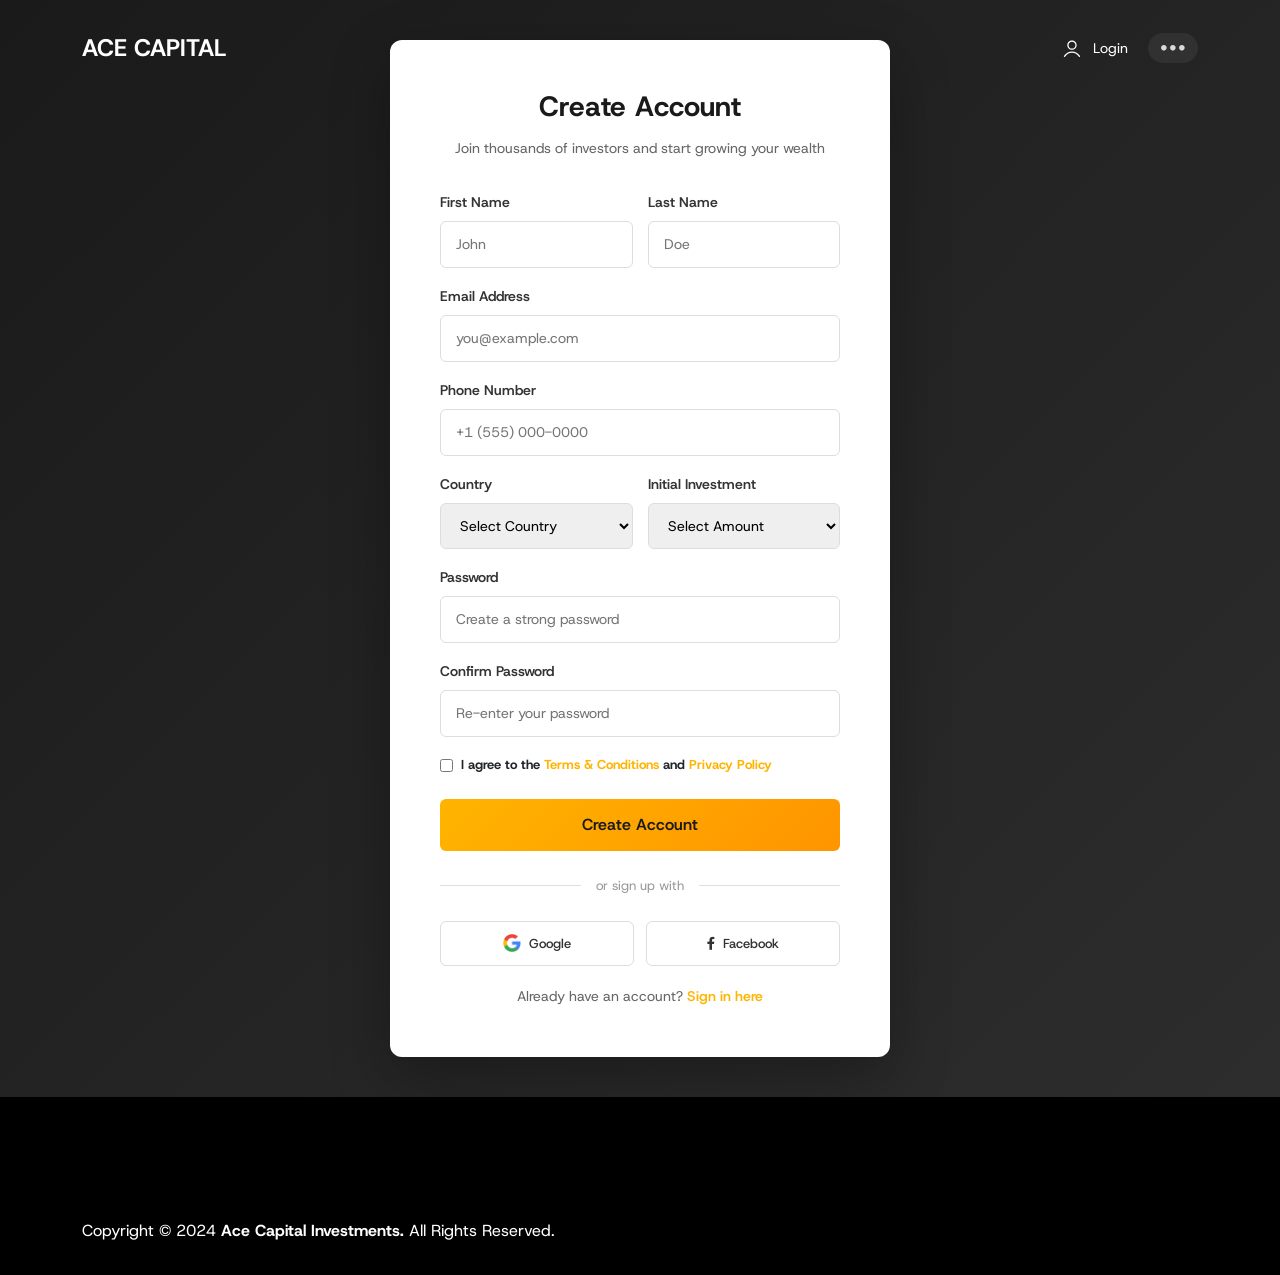
<file: register.html>
<!DOCTYPE html>
<html lang="zxx">
<head>
  <meta charset="utf-8">
  <meta name="viewport" content="width=device-width, initial-scale=1.0">
  <title>Register - Ace Capital Investment</title>
  <link rel="icon" href="assets/img/favicon.png">
  <!-- CSS only -->
   <link rel="stylesheet" type="text/css" href="assets/css/bootstrap.min.css"> 
   <!-- fancybox -->
   <link rel="stylesheet" href="assets/css/jquery.fancybox.min.css">
   <link rel="stylesheet" href="assets/css/nice-select.css"> 
   <!-- Font Awesome 6 -->
   <link rel="stylesheet" href="assets/css/fontawesome.min.css">
   <link rel="stylesheet" href="assets/css/swiper.css"> 
   <!-- style -->
   <link rel="stylesheet" href="assets/css/style.css">
   <!-- responsive -->
   <link rel="stylesheet" href="assets/css/responsive.css"> 
   <style>
     .register-container {
       min-height: 100vh;
       display: flex;
       align-items: center;
       justify-content: center;
       background: linear-gradient(135deg, #1a1a1a 0%, #2d2d2d 100%);
       padding: 40px 20px;
     }
     .register-box {
       background: white;
       border-radius: 12px;
       padding: 50px;
       box-shadow: 0 20px 60px rgba(0, 0, 0, 0.3);
       width: 100%;
       max-width: 500px;
     }
     .register-box h2 {
       text-align: center;
       margin-bottom: 10px;
       color: #1a1a1a;
       font-weight: bold;
       font-size: 28px;
     }
     .register-box p {
       text-align: center;
       color: #666;
       margin-bottom: 30px;
       font-size: 14px;
     }
     .form-group {
       margin-bottom: 18px;
     }
     .form-row {
       display: grid;
       grid-template-columns: 1fr 1fr;
       gap: 15px;
     }
     .form-group label {
       display: block;
       margin-bottom: 8px;
       color: #333;
       font-weight: 600;
       font-size: 14px;
     }
     .form-group input,
     .form-group select {
       width: 100%;
       padding: 12px 15px;
       border: 1px solid #ddd;
       border-radius: 6px;
       font-size: 14px;
       transition: border-color 0.3s ease;
       font-family: inherit;
     }
     .form-group input:focus,
     .form-group select:focus {
       outline: none;
       border-color: #FFB400;
       box-shadow: 0 0 0 3px rgba(255, 180, 0, 0.1);
     }
     .form-group textarea {
       width: 100%;
       padding: 12px 15px;
       border: 1px solid #ddd;
       border-radius: 6px;
       font-size: 14px;
       transition: border-color 0.3s ease;
       font-family: inherit;
       resize: vertical;
       min-height: 80px;
     }
     .form-group textarea:focus {
       outline: none;
       border-color: #FFB400;
       box-shadow: 0 0 0 3px rgba(255, 180, 0, 0.1);
     }
     .terms {
       display: flex;
       align-items: flex-start;
       margin-bottom: 25px;
       font-size: 13px;
       gap: 8px;
     }
     .terms input[type="checkbox"] {
       margin-top: 4px;
       cursor: pointer;
     }
     .terms a {
       color: #FFB400;
       text-decoration: none;
       transition: color 0.3s ease;
     }
     .terms a:hover {
       color: #ff9500;
     }
     .register-btn {
       width: 100%;
       padding: 14px;
       background: linear-gradient(135deg, #FFB400 0%, #FF9500 100%);
       color: #1a1a1a;
       border: none;
       border-radius: 6px;
       font-weight: 600;
       font-size: 16px;
       cursor: pointer;
       transition: transform 0.3s ease, box-shadow 0.3s ease;
     }
     .register-btn:hover {
       transform: translateY(-2px);
       box-shadow: 0 10px 25px rgba(255, 180, 0, 0.3);
     }
     .login-link {
       text-align: center;
       margin-top: 20px;
       font-size: 14px;
       color: #666;
     }
     .login-link a {
       color: #FFB400;
       text-decoration: none;
       font-weight: 600;
       transition: color 0.3s ease;
     }
     .login-link a:hover {
       color: #ff9500;
     }
     .divider {
       display: flex;
       align-items: center;
       margin: 25px 0;
       color: #999;
       font-size: 13px;
     }
     .divider::before,
     .divider::after {
       content: '';
       flex: 1;
       height: 1px;
       background: #ddd;
     }
     .divider span {
       margin: 0 15px;
     }
     .social-signup {
       display: flex;
       gap: 12px;
       margin-top: 20px;
     }
     .social-btn {
       flex: 1;
       padding: 12px;
       border: 1px solid #ddd;
       background: white;
       border-radius: 6px;
       cursor: pointer;
       transition: all 0.3s ease;
       display: flex;
       align-items: center;
       justify-content: center;
       gap: 8px;
       font-size: 13px;
       font-weight: 500;
       color: #333;
     }
     .social-btn:hover {
       border-color: #FFB400;
       background: rgba(255, 180, 0, 0.05);
     }
   </style>
 </head>
<body>
<!-- preloader -->
 <div class="preloader">
    <div class="loader"></div> 
 </div>
<!-- preloader end -->
<!-- header -->
<header>
  <div class="container">
    <div class="top-bar">
      <div class="logo">
        <a href="index.html">
          <h2 style="color: white; margin: 0; font-size: 24px; font-weight: bold;">ACE CAPITAL</h2>
        </a>
      </div>
     
      <div class="header-right">
        <div class="login">
          <a href="login.html" style="color: white; text-decoration: none; display: flex; align-items: center; gap: 8px;">
            <svg width="36" height="36" viewBox="0 0 36 36" fill="none" xmlns="http://www.w3.org/2000/svg">
              <path d="M24.4227 14.036C24.4227 10.4709 21.5312 7.57945 17.9661 7.57945C14.4009 7.57945 11.5095 10.4709 11.5095 14.036C11.5095 17.6012 14.4009 20.4926 17.9661 20.4926C21.5312 20.4926 24.4227 17.6012 24.4227 14.036ZM13.1938 14.036C13.1938 11.3972 15.3273 9.26377 17.9661 9.26377C20.6049 9.26377 22.7383 11.3972 22.7383 14.036C22.7383 16.6748 20.6049 18.8083 17.9661 18.8083C15.3273 18.8083 13.1938 16.6748 13.1938 14.036Z" fill="white"/>
              <path d="M7.15832 30.3739C7.29868 30.4582 7.43904 30.4862 7.5794 30.4862C7.86012 30.4862 8.16891 30.3459 8.30927 30.0651C10.2743 26.5842 13.9798 24.4227 17.9661 24.4227C21.9523 24.4227 25.6578 26.5842 27.6509 30.0651C27.8755 30.4582 28.4088 30.5985 28.8019 30.3739C29.1949 30.1494 29.3352 29.616 29.1106 29.223C26.8368 25.2368 22.5699 22.7383 17.9661 22.7383C13.3622 22.7383 9.09529 25.2368 6.82145 29.223C6.59688 29.616 6.73724 30.1494 7.15832 30.3739Z" fill="white"/>
            </svg>
            Login
          </a>
        </div>
        <a href="#" class="union" id="show">
          <svg width="24" height="6" viewBox="0 0 24 6" xmlns="http://www.w3.org/2000/svg">
            <path d="M2.85938 0C4.41439 8.73645e-05 5.6748 1.2604 5.6748 2.81543C5.67474 4.3704 4.41435 5.63077 2.85938 5.63086C1.30433 5.63086 0.0440144 4.37046 0.0439453 2.81543C0.0439453 1.26034 1.30429 0 2.85938 0ZM11.8691 0C13.4242 0 14.6855 1.26034 14.6855 2.81543C14.6855 4.37046 13.4242 5.63086 11.8691 5.63086C10.3143 5.63065 9.05378 4.37033 9.05371 2.81543C9.05371 1.26047 10.3142 0.00021094 11.8691 0ZM20.8799 0C22.435 0 23.6953 1.26034 23.6953 2.81543C23.6952 4.37046 22.4349 5.63086 20.8799 5.63086C19.3249 5.63083 18.0645 4.37044 18.0645 2.81543C18.0645 1.26036 19.3248 3.00267e-05 20.8799 0Z" />
          </svg> 
        </a>
      </div>
    </div>
  </div>
</header>
<!-- header end -->

<!-- Registration Section -->
<section class="register-container">
  <div class="register-box">
    <h2>Create Account</h2>
    <p>Join thousands of investors and start growing your wealth</p>
    
    <form method="GET" action="dashboard.html">
      <div class="form-row">
        <div class="form-group">
          <label for="firstname">First Name</label>
          <input type="text" id="firstname" name="firstname" placeholder="John" required>
        </div>
        <div class="form-group">
          <label for="lastname">Last Name</label>
          <input type="text" id="lastname" name="lastname" placeholder="Doe" required>
        </div>
      </div>

      <div class="form-group">
        <label for="email">Email Address</label>
        <input type="email" id="email" name="email" placeholder="you@example.com" required>
      </div>

      <div class="form-group">
        <label for="phone">Phone Number</label>
        <input type="tel" id="phone" name="phone" placeholder="+1 (555) 000-0000" required>
      </div>

      <div class="form-row">
        <div class="form-group">
          <label for="country">Country</label>
          <select id="country" name="country" required>
            <option value="">Select Country</option>
            <option value="usa">United States</option>
            <option value="canada">Canada</option>
            <option value="uk">United Kingdom</option>
            <option value="australia">Australia</option>
            <option value="other">Other</option>
          </select>
        </div>
        <div class="form-group">
          <label for="investment">Initial Investment</label>
          <select id="investment" name="investment" required>
            <option value="">Select Amount</option>
            <option value="1000">$1,000 - $9,999</option>
            <option value="10000">$10,000 - $99,999</option>
            <option value="100000">$100,000+</option>
          </select>
        </div>
      </div>

      <div class="form-group">
        <label for="password">Password</label>
        <input type="password" id="password" name="password" placeholder="Create a strong password" required>
      </div>

      <div class="form-group">
        <label for="confirm">Confirm Password</label>
        <input type="password" id="confirm" name="confirm" placeholder="Re-enter your password" required>
      </div>

      <div class="terms">
        <input type="checkbox" id="terms" name="terms" required>
        <label for="terms" style="margin: 0;">I agree to the <a href="#">Terms & Conditions</a> and <a href="#">Privacy Policy</a></label>
      </div>

      <button type="submit" class="register-btn">Create Account</button>
    </form>

    <div class="divider">
      <span>or sign up with</span>
    </div>

    <div class="social-signup">
      <button class="social-btn">
        <img src="assets/img/google-color.png" alt="Google" style="width: 18px; height: 18px;">
        Google
      </button>
      <button class="social-btn">
        <i class="fab fa-facebook-f"></i> Facebook
      </button>
    </div>

    <div class="login-link">
      Already have an account? <a href="login.html">Sign in here</a>
    </div>
  </div>
</section>

<!-- Footer -->
<footer class="gap no-bottom" style="background-color: #000;">
  <div class="container">
    
    <div class="copyright" style="margin-top: 0px;">
      <p>Copyright © 2024 <b>Ace Capital Investments.</b> All Rights Reserved. </p>
     
    </div>
  </div>
</footer>
<div id="scroll-percentage"><span id="scroll-percentage-value"></span></div>

<!-- javascript -->
<script src="assets/js/jquery-3.6.0.min.js"></script>
<script src="assets/js/bootstrap.min.js"></script>
<script src="assets/js/custom.js"></script>
</body>
</html>
</file>
<file: assets/css/nice-select.css>
.nice-select {
  -webkit-tap-highlight-color: transparent;
  background-color: #fff;
  border-radius: 5px;
  border: solid 1px #e8e8e8;
  box-sizing: border-box;
  clear: both;
  cursor: pointer;
  display: block;
  float: left;
  font-family: inherit;
  font-size: 14px;
  font-weight: normal;
  height: 42px;
  line-height: 40px;
  outline: none;
  padding-left: 18px;
  padding-right: 30px;
  position: relative;
  text-align: left !important;
  -webkit-transition: all 0.2s ease-in-out;
  transition: all 0.2s ease-in-out;
  -webkit-user-select: none;
     -moz-user-select: none;
      -ms-user-select: none;
          user-select: none;
  white-space: nowrap;
  width: auto; }
  .nice-select:hover {
    border-color: #dbdbdb; }
  .nice-select:active, .nice-select.open, .nice-select:focus {
    border-color: #999; }
  .nice-select:after {
    border-bottom: 2px solid #999;
    border-right: 2px solid #999;
    content: '';
    display: block;
    height: 5px;
    margin-top: -4px;
    pointer-events: none;
    position: absolute;
    right: 12px;
    top: 50%;
    -webkit-transform-origin: 66% 66%;
        -ms-transform-origin: 66% 66%;
            transform-origin: 66% 66%;
    -webkit-transform: rotate(45deg);
        -ms-transform: rotate(45deg);
            transform: rotate(45deg);
    -webkit-transition: all 0.15s ease-in-out;
    transition: all 0.15s ease-in-out;
    width: 5px; }
  .nice-select.open:after {
    -webkit-transform: rotate(-135deg);
        -ms-transform: rotate(-135deg);
            transform: rotate(-135deg); }
  .nice-select.open .list {
    opacity: 1;
    pointer-events: auto;
    -webkit-transform: scale(1) translateY(0);
        -ms-transform: scale(1) translateY(0);
            transform: scale(1) translateY(0); }
  .nice-select.disabled {
    border-color: #ededed;
    color: #999;
    pointer-events: none; }
    .nice-select.disabled:after {
      border-color: #cccccc; }
  .nice-select.wide {
    width: 100%; }
    .nice-select.wide .list {
      left: 0 !important;
      right: 0 !important; }
  .nice-select.right {
    float: right; }
    .nice-select.right .list {
      left: auto;
      right: 0; }
  .nice-select.small {
    font-size: 12px;
    height: 36px;
    line-height: 34px; }
    .nice-select.small:after {
      height: 4px;
      width: 4px; }
    .nice-select.small .option {
      line-height: 34px;
      min-height: 34px; }
  .nice-select .list {
    background-color: #fff;
    border-radius: 5px;
    box-shadow: 0 0 0 1px rgba(68, 68, 68, 0.11);
    box-sizing: border-box;
    margin-top: 4px;
    opacity: 0;
    overflow: hidden;
    padding: 0;
    pointer-events: none;
    position: absolute;
    top: 100%;
    left: 0;
    -webkit-transform-origin: 50% 0;
        -ms-transform-origin: 50% 0;
            transform-origin: 50% 0;
    -webkit-transform: scale(0.75) translateY(-21px);
        -ms-transform: scale(0.75) translateY(-21px);
            transform: scale(0.75) translateY(-21px);
    -webkit-transition: all 0.2s cubic-bezier(0.5, 0, 0, 1.25), opacity 0.15s ease-out;
    transition: all 0.2s cubic-bezier(0.5, 0, 0, 1.25), opacity 0.15s ease-out;
    z-index: 9; }
    .nice-select .list:hover .option:not(:hover) {
      background-color: transparent !important; }
  .nice-select .option {
    cursor: pointer;
    font-weight: 400;
    line-height: 40px;
    list-style: none;
    min-height: 40px;
    outline: none;
    padding-left: 18px;
    padding-right: 29px;
    text-align: left;
    -webkit-transition: all 0.2s;
    transition: all 0.2s; }
    .nice-select .option:hover, .nice-select .option.focus, .nice-select .option.selected.focus {
      background-color: #f6f6f6; }
    .nice-select .option.selected {
      font-weight: bold; }
    .nice-select .option.disabled {
      background-color: transparent;
      color: #999;
      cursor: default; }

.no-csspointerevents .nice-select .list {
  display: none; }

.no-csspointerevents .nice-select.open .list {
  display: block; }
</file>
<file: assets/css/style.css>
/*-----------------------------------------------------------------------------------

    [Master Stylesheet]

    Project:    Growify
    
    Version:    1.0

-----------------------------------------------------------------------------------

    [Table of contents]
    
        01. header
        02. btn
        03. navbar
        04. hero-section
        05. get-a-quote
        06. heading
        07. loading
        08. scroll-percentage
        09. review
        10. goole-star
        11. our-mission-swiper
        12. count-text
        13. about-imgs
        14. heading.two
        15. swiper-button
        16. services
        17. customized
        18. tab nav-link
        19. ul.social-media
        20. team
        21. testimonial
        22. marquee
        23. accordion
        24. pricing
        25. full-container
        26. sponsors
        27. blog
        28. footer
        29. nice-select
        30. project-consulting
        31. header.two
        32. business-insurance-form
        33. plan-option
        34. expert-guidance
        35. our-mission-list
        36. subscribe-form
        37. botton-section
        38. hero-section.business-insurance
        39. video
        40. white_content
        41. transition 

-----------------------------------------------------------------------------------*/


@import url('https://fonts.googleapis.com/css2?family=Host+Grotesk:ital,wght@0,300..800;1,300..800&display=swap');

:root {
    --bgcolor: rgb(255, 180, 0);
 }

body,html {
    font-family: "Host Grotesk", sans-serif;
    overflow-x: hidden;
}

p {
    font-size: 16px;
    line-height: 28px;
    color: #444;
    margin: 0;
    font-weight: 400; 
}
*{
    margin: 0;
    padding: 0;
}
a,h2,h3,h4,h5,h6{
    color: #000;
    margin: 0;
}
a{
    text-decoration: none;
    cursor: pointer;
}
h1{
  font-size: 60px;
}
h2{
    font-size: 60px;
}
h3{
    font-size: 26px;
}
h4{
    font-size: 24px;
}
h5{
    font-size: 20px;
}
h6{
    font-size: 18px;
}
img {
    max-width: 100%;
}
.gap {
    padding: 120px 0; 
}
.no-top{
    padding-top: 0;
}
.no-bottom{
    padding-bottom: 0;
}
ul{
    padding: 0;
    margin: 0;
}
li{
    display: block;
}
figure {
    overflow: hidden;
    margin: 0;
}
hr {
    margin: 0;
} 
input[type=number]::-webkit-inner-spin-button {
  -webkit-appearance: none;
} 
/* 01. header */
header {
     position: absolute;
     z-index: 1111;
     width: 100%; 
}
.top-bar ul li {
    padding-right: 50px;
}
.top-bar ul li a{
    color: #ffffff;
}
.top-bar ul li a:hover {
    color: var(--bgcolor);
}
.top-bar {
    display: flex;
    align-items: center;
    justify-content: space-between;
    padding: 30px 0px;
    padding-bottom: 10px;
}
.header-right {
    display: flex;
    gap: 20px;
    align-items: center;
} 
.header-right a {
    font-size: 16px;
} 
.header-right .mailnumber {
    display: flex;
    align-items: center;
    gap: 14px;
} 
.login {
    display: flex;
    align-items: center;
    gap: 6px;
}

.login a {
    color: #fff;
}
.login a:hover {
    color: var(--bgcolor);
}
a.union {
    background-color: #ffffff0f;
    width: 70px;
    height: 40px;
    display: flex;
    align-items: center;
    justify-content: center;
    border-radius: 50px;
} 
a.union:hover {
    background-color: var(--bgcolor);
} 
a.union svg {
    fill: #D9D9D9;
}
a.union:hover svg {
    fill: #000;
}
.header-right .mailnumber a {
    font-size: 18px;
    color: #fff;
} 
.header-right .mailnumber a:hover {
    color: var(--bgcolor);
}
.header-right .mailnumber span {
    color: #fff;
}
.top-bar ul {
    display: flex;
    align-items: center;
}
.top-bar a i svg {
    width: 30px;
    fill: #fff;
    height: auto;
}
.top-bar a i {
    margin-right: 10px;
    color: #fff;
    border-radius: 50%;
    color: #fff;
    font-size: 24px;
}
.top-bar a {
    font-size: 18px;
    /* color: #fff; */
    display: flex;
    align-items: center;
}  
.top-bar a
.questions .btn span i {
    padding-right: 10px;
}
/* 02. btn */
.btn {
    background-color: rgb(255, 180, 0);
    border-radius: 16px;
    padding: 19px 40px;
    color: #000000;
    display: inline-block;
    font-weight: bold;
}  
.btn svg {
    margin-left: 10px;
}
.btn:hover {
    color: #000;
}
.btn .btn-wrap {
    position: relative; 
    float: left; 
    overflow: hidden; 
}
.btn .btn-wrap .text-one {  
    position: relative;
    text-transform: capitalize;
    display: flex !important;
    transition: 0.3s;
}
.btn .btn-wrap .text-two {
    -webkit-box-align: center;
    align-items: center;
    position: absolute;
    text-transform: capitalize;
    top: 100%; 
    display: flex !important;
    transition: 0.3s; 
}
.btn:hover .btn-wrap .text-one {
    transform: translateY(-150%);
}
.btn:hover .btn-wrap .text-two {
    top: 50%;
    transform: translateY(-50%);
}  
/* 03. navbar */
.overlay {
  position: fixed;
  top: 0;
  left: 0;
  width: 100vw;
  height: 100vh;
  background-color: rgba(0, 0, 0, 0.9);
  z-index: -1;
  opacity: 0;
  transition: 1s all;
} 
.navbar {
    display: flex;
    align-items: center;
    position: relative;
    justify-content: center;
    padding: 0;
    padding-left: 50px;
}
.navbar-logo {
  color: #ff3f34;
  text-decoration: none;
  font-size: 25px;
  padding: 0px 20px;
}
.navbar-links {
  list-style-type: none;
  display: flex;
}
.navbar-links li:not(:last-child) {
    padding-right: 40px;
}
.navbar-links li a {
    display: block;
    text-decoration: none;
    color: #707070;
    transition: 0.4s all;
    padding-bottom: 10px;
    padding-top: 10px;
}
.navbar-links li.navbar-dropdown {
  position: relative;
}
.navbar-links li.navbar-dropdown:hover .sub-menu {
    visibility: visible;
    opacity: 1;
    transform: translatey(10px);
    z-index: 1111; 
}
.navbar-links li.navbar-dropdown .sub-menu {
    visibility: hidden;
    opacity: 0;
    position: absolute;
    top: 100%;
    transform: translatey(44px);
    left: 0;
    width: 230px;
    box-shadow: 0px 10px 10px 3px hsl(0deg 0% 0% / 16%);
    z-index: 111;
    transition: 0.4s all;
    display: block;
    /* border-radius: 30px; */
    background-color: #ffffff;
    border-top-left-radius: 0;
    border-top-right-radius: 0;
    padding-bottom: 14px;
    padding-top: 14px;
}
.navbar-links li.navbar-dropdown .sub-menu a {
    font-size: 16px;
    padding-left: 25px;
    padding-top: 5px;
    padding-bottom: 5px;
    font-weight: 700;
    border: 0;
    position: relative;
    text-transform: capitalize;
    color: #000;
    /* background-color: #FFF; */
}
.navbar-links li.navbar-dropdown .sub-menu li a:hover {
    color: var(--bgcolor);
}
.navbar-links li.navbar-dropdown .sub-menu li {
    position: relative;
    padding: 0;
    color: #000;
}
.navbar-links li.navbar-dropdown .sub-menu li:not(:last-child):before {
    content: "";
    z-index: 11;
    position: absolute;
    height: 1px;
    /* background-color: #e0e0e0; */
    width: 75%;
    bottom: 0;
    left: 25px;
}
li.menu-item-children > a:before {
    content: "";
    background-image: url(../img/down-arrow.svg);
    background-repeat: no-repeat;
    position: absolute;
    top: 50%;
    transform: translateY(-50%);
    -webkit-transform: translateY(-50%);
    -moz-transform: translateY(-50%);
    -o-transform: translateY(-50%);
    right: 83px;
    width: 8px;
    height: 8px;
} 
.navbar-links li > a {
    border-bottom: 5px solid transparent;
    color: #000000;
    text-transform: capitalize;
    font-size: 16px;
    font-weight: 500;
}
li.sub-menu-item-children:after {
    content: "";
    position: absolute;
    width: 8px;
    height: 8px;
    z-index: 1;
    right: 31px;
    background-color: black;
    clip-path: polygon(68% 50%, 0 0, 0 100%);
    top: 44%;
}
.navbar-links li.navbar-dropdown .sub-menu li:hover .sub-menu {
    opacity: 1;
}
.navbar-links li.navbar-dropdown:hover .sub-menu .sub-menu {
    position: absolute;
    left: 100%;
    border-left: 3px solid var(--theme-colour);
    opacity: 0;
    top: 20%;
}
a.search-btn svg {
    width: 22px;
    height: auto;
    display: flex;
    fill: #fff;
}
.navbar-links li > a i {
    padding-right: 6px;
}
/*@media only screen and (max-width: 1920px) and (min-width: 1200px){
    #stickyHeader.slideUp {
        top: 0;
        z-index: 111111111;
        position: fixed;
        border-radius: 0;
        left: 0; 
        padding-bottom: 20px;
        padding-top: 20px; 
    }
    body.dark #stickyHeader.slideUp {
        background: #111;
    }
    body.light #stickyHeader.slideUp {
        background: #f6fafb;
    }
}*/  
/* 04. hero-section */
.hero-section {
    position: relative;
    padding-top: 150px;
    overflow: hidden;
    background-repeat: no-repeat;
    background-size: cover;
    padding-bottom: 120px;
}
.hero-section::before {
    position: absolute;
    content: "";
    width: 100%;
    height: 100%;
    top: 0;
    left: 0;
    background-color: #0B1714;
    opacity: .7;
}
.hero-text {
    position: relative; 
}
.hero-text {
    padding-bottom: 70px;
} 
.hero-text p {
    font-size: 22px;
    color: #C7C7C7;
    line-height: 36px;
    padding-bottom: 50px;
    padding-top: 10px;
    width: 87%;
}
.hero-text > span { 
    padding: 4px 25px;
    border-radius: 50px;
    font-weight: 400;
    text-transform: uppercase;
    margin-bottom: 20px;
    display: inline-block;
    border: 1px solid #fff;
    color: #fff;
    letter-spacing: 2px;
}
.hero-text img.heroimg {
    position: absolute;
    right: -25%;
    z-index: 1;
    bottom: -47%;
    width: 52%;
    height: auto;
}
.hero-text h1 {
    color: #fff;
    padding-bottom: 10px;
    line-height: 90px;
    font-weight: bold;
    font-size: 70px;
}
.hero-text h2 span {
    color: var(--main-color);
}
.hero-text ul li {
    color: white;
    padding-bottom: 18px;
    display: flex;
    align-items: center;
    font-size: 18px;
}
.hero-text ul li img {
    width: 30px;
    height: 30px;
    display: flex;
    border-radius: 50%;
    background-color: #ffffff30;
    margin-right: 17px;
    padding: 7px;
} 
.listing {
    justify-content: space-between;
    width: 92%;
}
.hero-text > img {
    margin-left: auto;
    display: block;
    height: 263px;
    margin-top: 30px;
}
 
/* 05. get-a-quote */ 
form#contact-form h3 {
    font-size: 50px;
    font-weight: bold;
    line-height: 50px;
    text-transform: capitalize;
    padding-bottom: 30px;
    color: #fff;
    padding-top: 6px;
}
form#contact-form h3 {
    font-size: 40px;
    font-weight: bold;
    line-height: 40px;
    text-transform: capitalize;
    padding-bottom: 24px;
    color: #fff;
    padding-top: 6px;
}
.get-a-quote h6 {
    color: #fff;
    font-size: 16px;
    font-weight: 400;
    padding-bottom: 6px;
}
.get-a-quote {
    z-index: 11;
    /* margin-bottom: 40px; */
    background-color: #8d8d8d5c;
    padding: 60px;
    border-radius: 0;
    position: relative;
    width: 100%;
    margin-left: auto;
    backdrop-filter: blur(15px);
    clip-path: polygon(20% 0%, 80% 0%, 100% 0, 100% 80%, 80% 100%, 0 100%, 0% 80%, 0 0);
}
.get-a-quote input[type="text"],.get-a-quote input[type="email"], .get-a-quote input[type="number"] {
    width: 100%;
    height: 60px;
    border: 0;
    outline: 0;
    margin-bottom: 20px;
    color: #444;
    font-size: 16px;
    background-color: #FBFBFB20;
    border: 1px solid #AFAFAF;
    border-radius: 13px;
    padding-left: 26px;
    color: #ccc;
}
.get-a-quote input:focus {
    border-color: var(--bgcolor);
}
.get-a-quote input::placeholder,.get-a-quote textarea::placeholder {
    color: #CCCCCC;
}
.get-a-quote p {
    font-weight: 600;
    padding-bottom: 10px;
    color: #000;
}
.get-a-quote ul.social-media {
    display: inline-flex;
    margin-left: 31px;
    margin-top: 0;
} 
.get-a-quote ul.social-media i {
    margin-top: 0;
    color: #fff;
    border: 1px solid #fff;
} 
.get-a-quote ul.social-media i:hover {
    color: #000;
    border-color: transparent;
}
.radio-button {
    margin-right: 21px;
    font-size: 16px;
    font-weight: 600;
    align-items: center;
    display: flex;
    margin-bottom: 25px;
    align-items: stretch;
}
.radio-button label {
    padding-left: 10px;
}
.radio-button input{
    width: 22px;
    height: 22px;
    background-color: #ebebeb !important;
    border: 0 !important;
}
.group-img{
    position: relative;
}
.group-img svg {
    position: absolute;
    right: 0;
    width: 22px;
    height: auto;
    top: 21px;
} 
/* 06. heading */
.heading {
    text-align: center;
    width: 87%;
    margin: auto;
    margin-bottom: 40px;
    position: relative;
    z-index: 1;
}
.heading h2 {
    font-size: 60px;
    padding-top: 20px;
    font-weight: bold;
}
.heading span {
    font-weight: 500;
    font-size: 18px;
    padding: 5px 40px;
    display: inline-block;
    border-radius: 50px;
    letter-spacing: 0px;
    text-transform: capitalize;
    border: 1px solid #AFAFAF;
    position: relative;
    padding-right: 22px;
    background-color: #fff;
}
.heading h5 {
    padding-top: 20px;
    font-weight: bold;
    font-size: 35px;
}
.heading p {
    padding-top: 16px;
    font-size: 22px;
    font-weight: 600;
    padding-top: 20px;
    line-height: 34px;
}  
@keyframes toptop {
    0%  { 
        transform: translateY(0);
    } 
    50% { 
        transform: translateY(20px);
    }
    100% { 
        transform: translateY(0px);
    }
}  

/* 07. loading */

 .loader {
  width: 45px;
  aspect-ratio: 1;
  --c: no-repeat linear-gradient(#000 0 0);
  background: 
    var(--c) 0%   100%,
    var(--c) 50%  100%,
    var(--c) 100% 100%;
  animation: l2 1s infinite linear;
}
@keyframes l2 {
  0%  {background-size: 20% 100%,20% 100%,20% 100%}
  20% {background-size: 20% 60% ,20% 100%,20% 100%}
  40% {background-size: 20% 80% ,20% 60% ,20% 100%}
  60% {background-size: 20% 100%,20% 80% ,20% 60% }
  80% {background-size: 20% 100%,20% 100%,20% 80% }
  100%{background-size: 20% 100%,20% 100%,20% 100%}
}
.preloader {
    width: 100%;
    height: 100%;
    display: flex;
    flex-wrap: wrap;
    align-items: center;
    justify-content: center;
    position: fixed;
    z-index: 999999999999999999;
    right: 0;
    background-color: var(--bgcolor);
    top: 0;
    transition-duration: 1s;
    -webkit-transition-duration: 1s;
    transition-timing-function: cubic-bezier(0.86, 0, 0.09, 1);
    -webkit-transition-timing-function: cubic-bezier(0.86, 0, 0.09, 1);
}
.preloader {
    top: 0%;
}
.page-loaded .preloader {
    top: -100%;
}  

/* 08. scroll-percentage */
#scroll-percentage {
  position: absolute;
  box-shadow: 0px 0px 20px 0px rgba(184, 184, 184, 0.75);
  height: 60px;
  width: 60px;
  background-color: var(--bgcolor);
  border-radius: 50%;
  position: fixed;
  bottom: 30px;
  right: 30px;
  transform: scale(0);
  display: grid;
  place-items: center;
  cursor: pointer;
  visibility: hidden;
  opacity: 0;
  transition: all 0.3s;
  z-index: 1011;
}
@media (max-width: 1400px) {
  #scroll-percentage {
    width: 50px;
    height: 50px;
  }
}
@media (max-width: 992px) {
  #scroll-percentage {
    right: 10px;
  }
}

#scroll-percentage.active {
  bottom: 30px;
  transform: scale(1);
  opacity: 1;
  visibility: visible;
  animation: 500ms ease-in-out 0s normal none 1 running scrollToTop;
  transition: 0.3s;
}
@media (max-width: 1400px) {
  #scroll-percentage.active {
    bottom: 20px;
  }
}

#scroll-percentage-value {
  height: calc(100% - 6px);
  width: calc(100% - 6px);
  background-color: #ffffff;
  color: #000;
  border-radius: 50%;
  display: grid;
  place-items: center;
  font-size: 14px;
  font-weight: 600;
}

#scroll-percentage-value i {
  font-size: 20px;
}

@keyframes scrollToTop {
  0% {
    transform: translate3d(0, 80%, 0);
    visibility: visible;
  }
  to {
    transform: translateZ(0);
  }
}
@keyframes wobble-vertical {
  16.65% {
    transform: translateY(8px);
  }
  33.3% {
    transform: translateY(-6px);
  }
  49.95% {
    transform: translateY(4px);
  }
  66.6% {
    transform: translateY(-2px);
  }
  83.25% {
    transform: translateY(1px);
  }
  100% {
    transform: translateY(0);
  }
}
img.hero-bg {
    position: absolute;
    top: 0;
    z-index: -1;
}
/* 09. review */
.review > ul {
    display: flex;
    align-items: center;
    margin-left: 10px;
    margin-bottom: 20px;
} 
.review > ul img {
    border-radius: 50%;
    width: 65px;
    border: 5px solid #000;
    transform: translateX(2px);
} 
.review > ul li {
    margin-left: -14px;
    z-index: 20;
}
.review > ul li a {
    width: 65px;
    height: 65px;
    background-color: #000;
    color: #ffffff;
    display: block;
    border-radius: 50%;
    font-size: 30px;
    display: flex;
    align-items: center;
    justify-content: center;
    border: 5px solid;
}
.review > ul li a {
    width: 65px;
    height: 65px;
    background-color: #000;
    color: #ffffff;
    display: block;
    border-radius: 50%;
    font-size: 30px;
    display: flex;
    align-items: center;
    justify-content: center;
    border: 5px solid;
} 
ul.star {
    display: flex;
    gap: 5px;
    font-size: 13px;
    color: #F9B300;
} 
.review span {
    font-size: 16px;
    color: #fff;
    display: block;
    padding-top: 8px;
} 
.review {
    width: auto;
    align-items: center;
    position: relative;
    margin-right: 50px; 
    gap: 20px; 
}
.review p {
    color: #fff;
}
.review img.arror {
    animation: 4s leftleft infinite;
    position: absolute;
    right: 22%;
    top: -84px;
}
.get-a-quote label {
    color: #fff;
    padding-bottom: 10px;
} 
.form-group.full textarea {
    width: 100%;
    padding: 30px;
    color: #CCCCCC;
    background-color: #FBFBFB20;
    border-radius: 12px;
    border: 1px solid #AFAFAF;
    margin-bottom: 24px;
    outline: none;
}
.hover-img:hover img {
    transform: scale(1.1);
}
/* 10. goole-star */
.goole-star {
    position: relative;
    background-color: #bebebe2b;
    border: 3px solid #ffffff26;
    padding: 25px 35px 17px 25px;
    backdrop-filter: blur(2px);
} 
.goole-star ul.star {
    padding-top: 13px;
    padding-bottom: 10px;
} 
.goole-star span {
    color: #BEBEBE;
} 
.heading span:before {
    content: "";
    position: absolute;
    width: 24px;
    height: 24px;
    background-color: var(--bgcolor);
    border-radius: 50%;
    left: 7px;
    top: 6px;
}
/* 11. our-mission-swiper */
.our-mission-swiper {
    background-color: #F7F7F2; 
    padding-bottom: 140px;
    clip-path: polygon(20% 0%, 80% 0%, 100% 0, 100% 80%, 80% 100%, 0 100%, 0% 80%, 0 0);
} 
.our-mission {
    padding: 40px;
}
.our-mission h3 {
    font-weight: 600;
    padding-bottom: 14px;
    border-bottom: 3px solid #BEBEBE;
    margin-bottom: 28px;
}
.swiper-pagination-bullet {
    background-color: transparent;
    width: 14px;
    height: 14px;
    border: 3px solid #444;
} 
.swiper-pagination {
    position: absolute;
    left: 24px !important;
    bottom: 33px !important;
    width: 100px !important;
}  
.swiper-pagination-bullet.swiper-pagination-bullet-active {
    background-color: #444;
}
.trusted {
    padding-top: 50px;
} 
.trusted h3 {
    font-weight: 500;
    padding-bottom: 26px;
    line-height: 40px;
}
/* 12. count-text */
.count-text {
    border: 1px solid #B1B1B1;
    padding: 46px;
    display: flex;
    gap: 20px;
}
.count-text:hover {
    box-shadow: rgb(164 164 164 / 30%) 0px 19px 38px, rgb(200 200 200 / 22%) 0px 15px 12px;
    transform: translateY(-10px);
}
.count-text:hover i svg {
    transform: rotate3d(1, 1, 1, 
360deg);
}
.count-text i {
    background-color: rgb(255, 180, 0);
    width: 75px;
    height: 75px;
    display: flex;
    align-items: center;
    justify-content: center;
    border-radius: 50%;
} 
.count-text + .count-text  {
    margin-top: 20px;
}
/* 13. about-imgs */
.about-imgs {
    position: relative;
} 
.about-imgs img.banner-icon {
    position: absolute;
    right: 0;
    top: 28%;
    border-radius: 10px;
    animation: topshap 5s infinite;
} 
.about-imgs img.groth {
    position: absolute;
    bottom: 6%;
    left: 0;
    animation: topshap 3s infinite;
}
@keyframes topshap {
    0% {
        transform: translateY(0px);
    }
    50% {
        transform: translateY(10px);
    }
    0% {
        transform: translateY(0px);
    }
}
/* 14. heading.two */
.heading.two {
    width: 100%;
    margin: 0;
    text-align: left;
} 
.heading-add {
    display: flex;
    align-items: end;
    padding-bottom: 30px;
} 
.heading-add p {
    width: 45%;
}
/* 15. swiper-button */
 .swiper-button {
    position: absolute;
    top: 0px;
    width: 130px;
    right: 10%; 
    display: block;
    height: 60px;
    z-index: 11;
    border-radius: 51px;
    z-index: 1111111;
}  
.swiper-button-prev:after, .swiper-button-next:after {
    display: none;
}
.swiper-pagination {
    left: 86%;
    position: absolute;
    width: 100px;
}
.swiper-button-next:after, .swiper-button-prev:after {
    display: none;
}
.swiper-button-prev,
.swiper-button-next { 
    width: 50px;
    height: 50px;
    border: 1px solid #D8D8D8;
    border-radius: 50%;
    color: var(--common-colour2);
} 
.swiper-button-prev:hover,
.swiper-button-next:hover {
     color: #fff;
     background-color: var(--theme-colour2);
     color: #f9f9f9;
     border-color:transparent;
}
/* 16. services */
.services {
    padding: 40px;
    border: 1px solid #B9B9B9;
    position: relative;
} 
#services {
    position: relative;
}
.swiper-custom-arrow {
    display: flex;
    justify-content: space-between;
    width: 84%;
    position: absolute;
    bottom: 41%;
    left: 8%;
}
.swiper-custom-arrow i { 
    width: 45px;
    height: 45px;
    border-radius: 50%;
    display: flex;
    align-items: center;
    justify-content: center;
}
.swiper-custom-arrow i:hover {
     color: #fff;
} 
.services:after {
    border-left: 1px solid #c6c6c6;
    background-color: #ffffff;
    content: "";
    position: absolute;
    width: 73px;
    height: 96px;
    right: -30px;
    bottom: -41px;
    transform: rotate(45deg);
    z-index: 11111;
}
.services:hover i svg {
    transform: rotate3d(1, 1, 1, 
360deg);
}
.services i {
    margin-bottom: 26px;
    display: block;
    position: relative;
} 
.services h3 {
    font-weight: 600;
    padding-bottom: 11px;
    position: relative;
} 
.services span {
    display: block;
    border-bottom: 1px solid #D9D9D9;
    color: #444;
    padding-bottom: 21px;
    margin-bottom: 31px;
    position: relative;
} 
.services > a {
    width: 53px;
    height: 53px;
    display: flex;
    align-items: center;
    justify-content: center;
    background-color: #ebebeb; 
    border-radius: 50%;
    margin-top: 32px;
    color: #505050;
    transform: rotate(-40deg);
} 
.services > a i {
    margin: 0;
}
.services:before {
    content: "";
    position: absolute;
    bottom: 0;
    width: 100%;
    height: 0%;
    background-color: #000;
    right: 0;
} 
.services:hover:before {
    height: 100%;
}
.services:hover h3 a {
    color: #fff;
} 
.services:hover p,.services:hover span {
    color: #C3C3C3;
} 
.services p {
    position: relative;
}
.services:hover > i { 
    filter: brightness(0) saturate(100%) invert(72%) sepia(62%) saturate(412%) hue-rotate(37deg) brightness(100%) contrast(101%);
}
.services:hover > a {
    background-color: #84b338; 
}
/* 17. customized */
.customized h3 {
    font-size: 45px;
    font-weight: bold;
}
.customized p {
    font-size: 18px;
    color: #000;
    padding-top: 20px;
    padding-bottom: 40px;
    border-bottom: 1px solid #999999;
    margin-bottom: 40px;
}
.customized span {
    font-weight: bold;
    font-size: 18px;
}
.smooth-img img {
    clip-path: polygon(20% 0%, 100% 0%, 100% 0, 100% 70%, 80% 100%, 0 100%, 0% 80%, 0 0);
}
/* 18. tab nav-link */
.nav-link {
    display: block;
    padding: 12px;
    border-radius: 50px !important;
}
.nav-pills {
    display: -webkit-inline-box;
    margin-bottom: 32px;
    width: 100%;
    justify-content: center;
    display: flex;
} 
.nav-pills .nav-link {
    width: 130px;
    background-color: #ffffff38;
    margin-right: 10px;
    /* border-radius: 0 !important; */
    color: #000000;
    border: 1px solid #ffffff !important;
    width: 24%;
    font-weight: bold;
    text-transform: uppercase;
    letter-spacing: 1px;
} 
.nav-pills .nav-link.active {
    background-color: #000000 !important;
    border: 1px solid #000 !important;
}
/* 19. ul.social-media */
ul.social-media {
    display: flex;
    align-items: center;
} 
ul.social-media li {
    margin-right: 10px;
}
ul.social-media i {
    width: 44px;
    height: 44px;
    justify-content: center;
    align-items: center;
    display: flex;
    border-radius: 51%;
    font-size: 18px;
    color: #7c7c7c;
    border: 1px solid #7c7c7c;
    margin-top: 26px;
}
/* 20. team */
.team:after {
    border-left: 1px solid #c8c8c8;
    background-color: #ffffff;
    content: "";
    position: absolute;
    width: 128px;
    height: 178px;
    right: -46px;
    bottom: -72px;
    transform: rotate(45deg);
    z-index: 1;
}
.team {
    border: 1px solid #C8C8C8;
    display: flex;
    padding: 15px;
    position: relative;
    gap: 45px;
    z-index: 1111;
    margin-bottom: 30px;
} 
.team:before {
    content: "";
    position: absolute;
    bottom: 0;
    width: 100%;
    height: 0%;
    background-color: #F7F7F2;
    right: 0;
}
.team:hover:before {
    height: 100%;
}
.team > div {
    padding: 30px;
    position: relative;
    z-index: 1;
}
ul.social-media i:hover {
    background-color: var(--bgcolor);
    color: #000;
}
.team h3 {
    font-size: 30px;
    font-weight: 600;
    border-bottom: 1px solid #999999;
    padding-bottom: 40px;
    margin-bottom: 15px;
}
.team span {
    font-size: 18px;
    font-weight: 600;
} 
.team a {
    color: #000;
}
.team p {
    line-height: 24px;
}
.heading-add ul.star {
    display: inline-flex;
    margin-left: 6px;
}
.heading-add .ratings {
    margin-left: 23%;
    width: 29%;
    margin-bottom: 20px;
}
.heading-add .ratings h4 {
    font-size: 36px;
    font-weight: bold;
    display: inline;
} 
.heading-add .ratings h4 sub {
    bottom: 0;
    font-size: 16px;
}
.heading-add .ratings span {
    font-weight: 600 ;
} 
.team img {
    position: relative;
    z-index: 11111;
}
/* 21. testimonial */
.testimonial {
    background-color: #F7F7F2;
    padding: 40px;
    clip-path: polygon(20% 0%, 100% 0%, 100% 0, 100% 80%, 80% 100%, 0 100%, 0% 80%, 0 0);
    width: 460px;
} 
.testimonial h3 {
    font-size: 22px;
    padding-top: 34px;
    padding-bottom: 16px;
} 
.testimonial p {
    font-size: 18px;
} 
.reviews-team {
    display: flex;
    align-items: center;
    gap: 13px;
    margin-top: 20px;
} 
.reviews-team img {
    border-radius: 50%;
}
.reviews-team h4 {
    font-weight: 600;
} 
.testimonial h3 {
    font-size: 22px;
    padding-top: 34px;
    padding-bottom: 16px;
} 
.testimonial p {
    font-size: 18px;
} 
.reviews-team {
    display: flex;
    align-items: center;
    gap: 13px;
    margin-top: 26px;
} 
.reviews-team h4 {
    font-weight: 600;
}
.testimonial ul.star {
    display: inline-flex;
    margin-right: 43%;
}
.testimonial-two {
    display: flex;
    gap: 30px;
    background-color: #F7F7F2;
    padding: 20px;
    align-items: center;
    clip-path: polygon(20% 0%, 100% 0%, 100% 0, 100% 75%, 85% 100%, 0 100%, 0% 80%, 0 0);
} 
.testimonial-two-img {
    width: 44% !important;
    position: relative;
} 
.testimonial-two-img > a {
    position: absolute;
    top: 50%;
    left: 50%;
    transform: translate(-50%, -50%);
} 
.testimonial-two > div {
    width: 50%;
} 
.testimonial-two > div h4 {
    padding-bottom: 20px;
    color: #444;
    font-weight: 600;
} 
.testimonial-two h3 {
    font-weight: 700;
    padding-top: 40px;
} 
.testimonial-two p {
    font-size: 18px;
}
/* 22. marquee */
.marquee-icon,
 .marquee-box-one {
    overflow: hidden;
    position: relative;
    display: flex;
    align-items: center;
    gap: 20px;
 }  

.marquee-content {
    animation: scroll-one 60s linear infinite;
    display: flex;
    gap: 20px;
}
.marquee-content-two {
    display: flex;
    gap: 25px;
    padding-left: 20px;
    animation: scroll-one 38s linear infinite;
}
.marquee {
    margin-bottom: 30px;
}
@keyframes marqueeTop {
  0% {
        -webkit-transform: translate3d(0, 0, 0);
        transform: translate3d(0, 0, 0)
    }
    100% {
        -webkit-transform: translate3d(0, -100%, 0);
        transform: translate3d(0, -100%, 0)
    }
} 
@keyframes scroll-one {
    0% {
        transform: translateX(0);
    }

    100% {
        transform: translateX(-100%);
    }
}
/* 23. accordion */
.accordion-item.active .heading {
  color: #bccbb7;
}
.accordion-item.active .icon:before {
  background: #bccbb7;
}
.accordion-item.active .icon:after {
  width: 0;
}
.accordion-item.active .icon:before {
    background: #000000;
}
.accordion-item .heading {
    width: 100%;
    display: block;
    text-transform: capitalize;
    text-decoration: none;
    color: #000000;
    font-weight: 700;
    font-size: 24px;
    position: relative;
    transition: 0.3s ease-in-out;
    padding: 10px;
} 
.accordion-item .icon {
    display: block;
    position: absolute;
    top: 47%;
    width: 2.5rem;
    height: 2.5rem;
    transform: translateY(-50%);
    right: 1%;
    /* background-color: #ffffff; */
    border-radius: 50%;
 }
.accordion-item .icon:before,
.accordion-item .icon:after {
    content: "";
    width: 15px;
    height: 1px;
    background: #000000;
    position: absolute;
    left: 50%;
    top: 50%;
    transition: 0.3s ease-in-out;
    transform: translate(-50%, -50%);
}
.progress {
    height: 8px;
}
.accordion-item.active {
    border-radius: 20px;
}
.accordion-item {
    border-radius: 0px !important;
    margin-bottom: -1px;
}
.accordion-item .icon:after {
  transform: translate(-50%, -50%) rotate(90deg);
  z-index: -1;
}
.accordion-item .content {
  display: none;
}
.title {
    text-align: start;
    padding: 20px 35px;
    padding-right: 0;
}
.content {
    padding: 0px 35px;
    padding-bottom: 30px;
}
.accordion-item {
    border: 1px solid #bfbfbf !important;
    background-color: #f8f8f8;
    position: relative;
    z-index: 11;
}
.accordion-item:first-of-type {
    border-radius: 0px;
}
.accordion-item.active a.heading {
    color: black;
} 
.accordion-item:not(:first-of-type) {
    border-top: 0;
    border: 1px solid #c3c3c3;
}
.accordion-item.active:not(:first-of-type), .accordion-item.active {
     border-radius: 20px;
}
a.heading{
    width: 100%;
    margin: 0;
}  
.accordion-item p {
    color: #000;
}
.accordion-section {
    position: relative;
} 
.accordion-section > img {
    position: absolute;
    top: -21%;
    right: -2%;
    animation: 4s toptop infinite;
}
.accordion-item.active a.heading .title {
    background-color: #e4e4e4;
}
.accordion {
    width: 84%;
    margin: auto;
}
.questions {
    background-color: #444;
    background-image: linear-gradient(180deg, #ffffff 22%, rgb(255, 180, 0));
}
/* 24. pricing */
.pricing {
    border: 1px solid #b9b9b9;
    padding: 10px;
    position: relative;
    position: relative;
    z-index: 11;
} 
.pricing:after {
    border-left: 1px solid #b9b9b9;
    background-color: #ffffff;
    content: "";
    position: absolute;
    width: 73px;
    height: 96px;
    right: -29px;
    bottom: -40px;
    transform: rotate(45deg);
    z-index: 11111;
}
.pricing-top {
    background-color: #F7F7F2;
    padding: 40px;
} 
.pricing-top span {
    background-color: #fff;
    padding: 7px 22px;
    display: inline-block;
    border-radius: 50px;
    font-weight: 600;
    margin-bottom: 15px;
} 
.pricing-top h4 {
    font-size: 70px;
    font-weight: bold;
    padding-bottom: 10px;
} 
.pricing-top h4 sup {
    font-size: 30px;
    top: -28px;
} 
.pricing-top h4 sub {
    font-size: 20px;
    bottom: 0;
}
.pricing-bottom {
    padding: 26px 40px;
} 
.pricing-bottom .btn {
    margin-top: 20px;
}
.pricing-bottom ul li {
    padding-bottom: 14px;
    display: flex;
    gap: 10px;
    align-items: center;
} 
.pricing-bottom ul li i {
    font-size: 16px;
    width: 16px;
    color: rgb(255, 180, 0);
} 
.pricing-bottom ul li.cross,.pricing-bottom ul li.cross i {
    color: #999999;
} 
.full-container {
    padding: 40px;
    border-radius: 20px;
}
.pricing.two {
    background-color: #0A0A0A;
} 
.pricing.two .pricing-top {
    background-color: #a4e448;
} 
.pricing.two .pricing-bottom li {
    color: #C5C5C5;
}
.pricing.two .pricing-bottom li.cross {
    color: #686868;
}
.pricing h6 {
    font-weight: bold;
    position: absolute;
    right: 40px;
    top: 65px;
    font-size: 16px;
} 
.pricing h6:before {
    content: "";
    position: absolute;
    width: 10px;
    height: 10px;
    background-color: #000;
    border-radius: 50%;
    left: -17px;
    top: 5px;
}
/* 25. full-container */
.full-container .heading.two {
    position: relative;
    z-index: 11111;
} 
.full-container {
    padding: 85px 40px;
    border-radius: 20px;
    overflow: hidden;
}
.full-container {
    padding: 85px 40px;
    border-radius: 20px;
    overflow: hidden;
    height: 660px;
    position: relative;
}
.full-container:after {
    content: "";
    width: 100%;
    height: 29%;
    top: 0;
    left: 0;
    position: absolute;
    background: linear-gradient(360deg, rgb(243 239 233 / 0%) 0%, hsl(0deg 0% 93.73%) 100%);
    z-index: 1111;
}
.full-container:before {
    content: "";
    width: 100%;
    height: 30%;
    bottom: 0;
    left: 0;
    position: absolute;
    background: linear-gradient(
180deg, rgb(243 239 233 / 0%) 0%, hsl(0deg 0% 93.73%) 100%);
    z-index: 1111;
}
/* 26. sponsors */
.partnership {
    display: flex;
    gap: 40px;
    margin-top: 78px;
    border-top: 3px solid #D9D9D9;
    padding-top: 29px;
    position: relative;
    z-index: 1111;
}
.heading.two h6 {
    font-size: 16px;
    font-weight: 400;
    line-height: 28px; 
    padding-top: 20px;
    color: #444;
}
.sponsors {
    animation: marqueeTop 10s linear infinite;
    height: 400px; 
    margin-; 
}   
ul.sponsors li img {
    background-color: #fff;
    padding: 30px 63px;
    border-radius: 150px;
    margin-bottom: 19px;
    /* max-width: max-content; */
    width: 100% !important;
} 
/* 27. blog */
.blog {
    position: relative;
}
.blog img {
  width: 100%;
  clip-path: polygon(20% 0%, 80% 0%, 100% 0, 100% 75%, 84% 100%, 0 100%, 0% 80%, 0 0);
} 
.tag {
  position: absolute;
  top: 12px;
  left: 12px;
  background: rgba(0,0,0,0.6);
  color: #fff;
  padding: 4px 10px;
  font-size: 12px;
  border-radius: 6px;
} 
.blog-body {
    padding-top: 28px;
    border: 0;
}
.blog .meta {
  display: flex;
  align-items: center;
  font-size: 16px;
  color: #555;
  gap: 10px;
  margin-bottom: 12px;
} 
.blog .meta .category {
  background: rgb(255, 180, 0);
  color: #000000;
  padding: 4px 26px;
  border-radius: 20px;
  font-size: 16px;
}
.blog h3 {
  font-size: 30px;
  font-weight: bold;
  margin: 10px 0;
  color: #111;
} 
.blog p {
   margin-bottom: 16px;
   border-bottom: 1px solid #999;
   padding-bottom: 40px;
   margin-bottom: 20px;
} 
.blog .read-more {
  display: inline-block;
  text-decoration: none;
  color: #111;
  font-weight: bold;
  transition: 0.3s;
  display: flex;
  align-items: center;
  gap: 10px;
} 
.read-more:hover {
  color: var(--bgcolor); 
}
.blog-body a span  {
    color: #666;
}
.blog-body h3 a:hover {
    color: var(--bgcolor);
}
.card-image {
  position: relative;
}
.links a {
    background-color: #a9a9a938;
    display: flex;
    justify-content: space-between;
    align-items: center;
    padding: 15px 30px;
    border-radius: 10px;
    color: #fff;
    font-weight: bold;
    font-size: 18px;
    text-transform: capitalize;
}
/* 28. footer */
.footer-links h3 {
    color: var(--bgcolor);
    font-weight: bold;
    padding-bottom: 24px;
    font-size: 30px;
} 
.footer-links ul li a,
.footer-links p {
    color: #E2E2E2;
} 
.footer-links ul li {
    margin-bottom: 24px;
}
.footer-form input {
    width: 70%;
    outline: 0;
    height: 65px;
    border-radius: 15px;
    background-color: #4A4A4A;
    border: 0;
    padding-left: 34px;
    border: 1px solid #ffffff36;
    margin-right: 10px;
    color: #fff;
}
form.footer-form {
    margin-top: 20px;
    margin-bottom: 40px;
    display: flex;
    align-items: center;
    clip-path: border-box;
}
footer .review ul {
    margin-bottom: 0;
} 
footer .review p {
    font-weight: bold;
}
/* 29. nice-select */
.nice-select.Advice {
    width: 100%;
    height: 60px;
    border: 1px solid #AFAFAF;
    padding-top: 9px;
    font-size: 16px;
    background-color: #FBFBFB20;
    color: #CCCCCC;
    border-radius: 13px;
    padding-left: 26px;
}
.nice-select:after {
    border-bottom: 3px solid #ffffff;
    border-right: 3px solid #ffffff;
    height: 9px;
    right: 22px;
    width: 8px;
}
ul.list {
    width: 100%;
    color: #000;
}
.footer-links ul li a:hover,.links a:hover {
    color: var(--bgcolor);
}
.copyright .goole-star {
    border: 0;
    background-color: transparent;
    display: flex;
    align-items: center;
    gap: 20px;
    padding: 0;
} 
.copyright {
    display: flex;
    justify-content: space-between;
    margin-top: 100px;
    padding-bottom: 30px;
}
.copyright p {
    color: #fff;
} 
/* 30. project-consulting */
.form-group label {
  font-weight: bold;
  display: block; 
  color: #fff;
} 
.radio-buttons {
    display: flex;
    gap: 10px;
    margin-bottom: 30px;
}

.radio-buttons input[type="radio"] {
  display: none;
} 
.radio-buttons label {
  background: rgba(255, 255, 255, 0.1);
  padding: 8px 20px 8px 42px;
  border-radius: 30px;
  cursor: pointer;
  border: 1px solid transparent;
  font-weight: bold;
  color: #fff;
  transition: all 0.3s ease;
} 
.radio-buttons input[type="radio"]:checked + label {
  border: 1px solid #fff;
  background: rgba(255, 255, 255, 0.2);
}
.radio-buttons label:before {
    content: "";
    position: absolute;
    border: 1px solid #ffffff70;
    width: 23px;
    height: 23px;
    border-radius: 50%;
    left: 8px;
} 
.radio-buttons label {
    position: relative;
} 
.radio-buttons input[type="radio"]:checked + label:before {background-color: #ffffff;} 
.service-type {
  display: flex;
  flex-wrap: wrap;
  gap: 12px;
  margin-bottom: 30px;
}
.service-type input[type="radio"] {
  display: none;
}
.service-type label {
  background: rgba(255, 255, 255, 0.1);
  padding: 10px 22px;
  border-radius: 25px;
  cursor: pointer;
  font-weight: 600;
  color: #fff;
  transition: all 0.3s ease;
} 
.service-type input[type="radio"]:checked + label {
  background: #8ef34d;  /* Green highlight */
  color: #000;
}

.project-type .review {
    width: 76%;
    align-items: center;
    position: relative;
    margin-right: 50px;
    display: inline-flex;
    gap: 20px;
    margin-left: 20px;
}
.project-type .review > ul {
    margin-bottom: 0;
}
.project-type .review p {
    color: #fff;
    padding-bottom: 0;
    font-weight: 600;
}
.project-type .goole-star {
    background-color: transparent;
    border: 0;
    padding: 0;
    display: flex;
    align-items: center;
    gap: 14px;
    position: absolute;
    backdrop-filter: none;
    top: 90px;
    right: 80px;
}
.business-insurance-form {
    display: flex;
    padding: 0;
    clip-path: none; 
} 
.hero-section.business-insurance:before {
    display: none;
} 
.business-insurance-form {
    display: flex;
    padding: 0;
    clip-path: none;
    background-color: #fff;
}
.business-insurance-form > div {
    padding: 70px;
}
/* 31. header.two */
header.two a,header.two span {
    color: #000 !important;
} 
header.two {
    border: 0;
}
header.two a.union {
    background-color: #ffffff;
    border: 1px solid #999;
}
/* 32. business-insurance-form */
.business-insurance-form h6, 
.business-insurance form#contact-form h3, 
.business-insurance .get-a-quote label{
    color: #000;
}
.business-insurance-form .nice-select:after {
    border-bottom: 3px solid #000000;
    border-right: 3px solid #000000;
}
form label {
    font-weight: bold;
}
.business-insurance-form .nice-select,
.business-insurance-form input,
.business-insurance-form input::placeholder,
.business-insurance-form textarea,
.business-insurance-form textarea::placeholder {
    color: #999999;
    border-color: #999999 ;
}
/* 33. plan-option */
.plans {
  display: flex;
  gap: 10px;
  flex-wrap: wrap;
  margin-bottom: 20px;
} 
.plan-option input[type="radio"] {
  display: none;
} 
.plan-option {
  display: flex;
  align-items: center;
  justify-content: space-between;
  padding: 12px 20px;
  border-radius: 30px;
  background-color: #3E4242;
  color: #fff;
  font-size: 14px;
  font-weight: bold;
  cursor: pointer; 
  transition: 0.3s ease;
  position: relative;
  width: 31%;
  padding-left: 44px;
} 
.plan-text {
  display: flex;
  align-items: center;
  width: 100%;
  justify-content: space-between;
  color: #fff;
} 
.plan-option input[type="radio"] + .plan-text::before {
  content: "";
  width: 18px;
  height: 18px;
  border-radius: 50%;
  border: 1px solid #B4B4B4;
  display: inline-block;
  margin-right: 10px;
  position: absolute;
  left: 15px;
}
.plan-option input[type="radio"]:checked + .plan-text::before { 
    background-color: #B4B4B4; 
} 
.plan-option:hover {
  background-color: #444;
  transform: scale(1.02);
}
.business-insurance-form button.btn {
    margin-top: 20px;
}
.business-insurance-form button.btn {
    margin-top: 20px;
    justify-content: center;
    display: flex;
    align-items: center;
}
/* 34. expert-guidance */ 
.expert-guidance form#contact-form {
    background-color: #0B1714;
    padding: 40px;
}
.expert-guidance {
    background-size: cover;
    padding-top: 180px;
    padding-bottom: 90px;
    position: relative;
    overflow: hidden;
}
.expert-guidance-text {
    display: flex;
    justify-content: space-between;
    align-items: center;
    margin-bottom: 40px;
} 
.expert-guidance-text h1 {
    font-weight: bold;
    font-size: 70px;
} 
.expert-guidance-text .review {
    width: auto;
    display: block;
    text-align: end;
    margin: 0;
    margin-left: 40px;
} 
.expert-guidance-text .review ul img {
    border-color: #fff;
} 
.expert-guidance-text .review span {
    color: #444;
} 
.expert-guidance-text .review p {
    color: #444;
    font-weight: 600;
}
/* 35. our-mission-list */
.our-mission-list {
    width: 80%;
} 
.our-mission-list p,.our-mission-list li {
    font-size: 18px;
} 
.our-mission-list ul {
    margin-top: 25px;
    display: flex;
    flex-wrap: wrap;
    gap: 20px;
} 
.our-mission-list ul li i {
    color: #B5B5B5;
    font-size: 22px;
    margin-right: 10px;
} 
.our-mission-list ul li {
    color: #444;
    display: flex;
    align-items: center;
    padding-right: 30px;
} 
.expert-guidance img.full-img {
    position: absolute;
    right: 0;
    width: 100%;
    bottom: -5%;
}
/* 36. subscribe-form */
.subscribe-form .review p {
    color: #fff;
} 
.subscribe-form .goole-star {
    position: absolute;
    background-color: transparent;
    top: 90px;
    right: 80px;
    display: flex;
    align-items: center;
    gap: 13px;
    border: 0;
    padding: 0;
    backdrop-filter: none;
} 
.subscribe-form .review {
    margin: 0;
    margin-top: 32px;
} 
.subscribe-form {
    clip-path: polygon(20% 0%, 80% 0%, 100% 0, 100% 70%, 90% 100%, 0 100%, 0% 80%, 0 0);
    margin-top: 227px;
} 
.subscribe {
    display: flex;
    align-items: center;
} 
.subscribe input[type="text"] {
    margin: 0;
    margin-right: 10px;
} 
.subscribe button.btn {
    width: 226px;
} 
/* 37. botton-section */
.botton-section {
    padding-bottom: 60px !important;
}
.botton-section .hero-text {
    text-align: center;
    width: 70%;
    margin: auto;
}
.botton-section .hero-text p {
    width: 87%;
    margin: auto;
    padding-bottom: 20px;
}
.goole-star.two {
    background-color: transparent;
    border: palegoldenrod;
    padding: 0;
    display: flex;
    align-items: center;
    width: auto;
    gap: 13px;
    margin-left: auto;
}
.botton-section .review > ul {
    margin-bottom: 0;
}
/* 38. hero-section.business-insurance */ 
.hero-section.business-insurance {
    padding-bottom: 0;
}
.hero-section.business-insurance .hero-text h1 {
    color: #000;
} 
.hero-section.business-insurance .hero-text p {
    margin: auto;
    color: #151515;
}
.hero-section.business-insurance .hero-text {
    text-align: center;
    width: 70%;
    margin: auto;
}
.business-insurance .video img {
    border-radius: 0;
}
/* 39. video */
.video {
    position: relative;
    right: 0;
    text-align: center;
    margin-top: 120px;
    position: relative;
    z-index: 1111;
}
a.video-pop:hover i {
    color: #000;
    background-color: #fff;
}
.video img {
    border-radius: 30px;
}
.video i {
    position: absolute;
    animation: shadow-pulse 1s infinite;
    width: 130px;
    height: 130px;
    display: flex;
    align-items: center;
    justify-content: center;
    border-radius: 50%;
    transform: translate(-50%, -50%);
    top: 50%;
    left: 50%; 
    color: #ffffff;
    font-size: 20px;
    background-color: #ffffff80;
}

@keyframes shadow-pulse{
    0% {
        box-shadow: 0 0 0 0px rgb(255 255 255);
    }
    100% {
        box-shadow: 0 0 0 35px rgba(0, 0, 0, 0);
    }
} 
/* 40. white_content */
.white_content a i:hover { 
  transform: rotate(90deg);
} 
.white_content {
  position: fixed;
  top: 0%;
  right: 0%;
  width: 26% !important;
  width: 50%;
  padding: 0;
  background-color: white;
  z-index: 50555;
  overflow: hidden;
  height: 100%;
} 
.box form.message .nice-select:before {
  right: 7%;
}
.lightbox a#close {
    position: absolute;
    right: 14px;
    font-size: 36px;
    top: 7px;
    color: #fff;
    z-index: 115555;
}
.goole-star.two .lightbox-img {
    position: absolute;
    bottom: 0;
} 
.lightbox-img .goole-star.two ul.star {
    padding: 0;
} 
.lightbox-img .goole-star.two {
    position: absolute;
    bottom: 0;
    background-color: #00000080;
    padding: 10px 20px;
    border-radius: 50px;
    transform: translate(-50%, -50%);
    bottom: -4%;
    left: 40%;
    width: max-content;
} 
.lightbox-img .goole-star.two img {
    width: 30px;
} 
.lightbox-img img {
    width: 100%;
    clip-path: polygon(0% 0%, 100% 0, 100% 75%, 85% 100%, 0% 100%);
}
.lightbox-img {
    position: relative;
}
.lightbox-img {
    position: relative;
}
.sid-businessman .links a {
    background-color: #202020;
    padding: 12px;
    text-align: center;
    display: flex;
    align-items: center;
    justify-content: center;
    height: 46px;
    border-radius: 0;
}
.lightbox-data {
    padding: 50px;
    z-index: 1111;
    position: relative;
} 
.lightbox-data h3 {
    font-weight: bold;
    padding-bottom: 20px;
} 
.lightbox-data ul li {
    display: flex;
    gap: 20px;
    margin-bottom: 36px;
} 
.lightbox-data ul li i {background-color: rgb(255, 180, 0);width: 50px;height: 50px;display: flex;align-items: center;justify-content: center;border-radius: 50%;} 
.lightbox-data ul li p,.lightbox-data ul li a {
    font-size: 18px;
    color: #000;
}
.lightbox-data ul li a:hover {
    color: var(--bgcolor);
}
.white_content:before {
    border: 3px solid #444;
    content: "";
    position: absolute;
    width: 97%;
    height: 97%;
    transform: translate(-50%, -50%);
    top: 50%;
    left: 50%;
    z-index: 1111; 
}
form.get-a-quote.subscribe-form h3 {
    color: #fff;
    font-size: 50px;
    padding-bottom: 40px;
    padding-top: 10px;
    font-weight: bold;
}
form.get-a-quote.subscribe-form {
    clip-path: polygon(20% 0%, 80% 0%, 100% 0, 100% 72%, 88% 100%, 0 100%, 0% 80%, 0 0);
}
/* 41. transition */ 
.team:before,.services > i,.services > a,ul.social-media i,
.services:before,.services p,.services span,.services h3 a,.services > a,
.header-right .mailnumber a,a.union,a.union svg,.lightbox-data ul li a,
.blog-body a,.links a,.count-text i svg,.services i svg,.login a,.count-text, .footer-links ul li a  {
    transition: .4s ease-in-out;
}
</file>
<file: assets/css/responsive.css>
@media screen and (max-width: 10000px) and (min-width: 1400px) {
  .container {
    max-width: 1400px;
    }
}
@media(max-width: 1400px){
  form#contact-form h3 {
    font-size: 40px;
    line-height: 40px;
    padding-bottom: 24px;
  }
  form.get-a-quote.subscribe-form h3 {
    font-size: 40px;
    padding-bottom: 30px;
    padding-top: 0px;
  }
  .team {
     align-items: center;
  }
  .hero-text p {
    width: 94%;
  }
  .hero-section.business-insurance .hero-text {
     width: 78%;
  }
  .white_content {
    width: 28% !important;
  }
  .navbar-links li > a {
     font-size: 14px;
   }
   .lightbox-data {
    padding: 40px;
  }
   .top-bar a {
    font-size: 14px;
  }
  .lightbox-data ul li {
    margin-bottom: 22px;
  }
  .lightbox-data ul li p, .lightbox-data ul li a {
    font-size: 16px;
  }
  .lightbox-img .goole-star.two {
    left: 45%;
    padding: 9px 15px;
  }
  .lightbox-data ul li p br {
    display: none;
  }
  .hero-section {
    padding-top: 180px;
    padding-bottom: 80px;
  }
  .get-a-quote {
     clip-path: polygon(20% 0%, 80% 0%, 100% 0, 100% 80%, 80% 100%, 0 100%, 0% 80%, 0 0);
  }
  .project-type .goole-star {
     top: 40px;
    right: 43px;
  }
  .pricing h6 {
     top: 42px;
   }
  .hero-text h1 {
     line-height: 74px;
     font-size: 60px;
  } 
  .header-right .mailnumber span {
     font-size: 14px;
  }
  .login svg {
    width: 26px;
  } 
  .header-right .mailnumber svg {
   width: 40px;
  }
  .header-right .mailnumber {
     gap: 10px;
  }
  a.union {
     width: 50px;
    height: 30px;
     border-radius: 50px;
  }
  .header-right .mailnumber a {
    font-size: 14px;
   }
   .get-a-quote {
     padding: 40px;
   }
   .btn {
     padding: 19px 30px;
     font-size: 14px;
  }
  .heading h2 {
    font-size: 46px;
  }
  .count-text {
     padding: 29px;
     gap: 20px;
  }
  .services svg {
    width: 54px;
    height: auto;
  }
  .count-text i {
     width: 64px;
    height: 64px;
   }
   .swiper-custom-arrow {
      width: 96%;
      bottom: 41%;
      left: 2%;
    }
    .testimonial-two p {
      font-size: 16px;
    }
    .testimonial-two h3 {
      font-weight: 700;
      padding-top: 20px;
      font-size: 20px;
    }
    .team h3 {
     padding-bottom: 30px;
    margin-bottom: 15px;
  }
    .team span {
     font-size: 14px;
   }
    .team h3 {
      font-size: 24px;
    }
    .team {
       gap: 0px;
   }
    .team > div {
      padding: 14px;
    }
    .smooth-img {
      width: 98%;
    }
    .customized h3 {
      font-size: 26px;
    }
    h3 {
      font-size: 22px;
    }
    .services:after {
      border-left: 1px solid #c6c6c6;
      width: 73px;
      height: 96px;
      right: -28px;
      bottom: -40px;
    }
    .services {
      padding: 32px;
    }
   .trusted h3 { 
    padding-bottom: 26px;
    line-height: 32px;
    font-size: 22px;
  }
   .our-mission-swiper {
     padding-bottom: 70px;
   }
   .pricing-top h4 {
    font-size: 55px;
   }
   .pricing-top h4 sup {
        top: -19px;
    }
    .partnership {
        gap: 25px;
     }
     ul.sponsors li img {
       padding: 30px;
     }   
     .full-container {
        height: 610px;
     }
     .sponsors {
        margin-left: 0px;
    }
    .pricing-top h4 sub {
        font-size: 16px;
     }
     .pricing-top span {
     padding: 4px 16px;
     font-size: 13px;
    }
    .pricing-bottom {
    padding: 26px 25px;
    }
  h2 {
    font-size: 50px;
  }
  .testimonial-two-img > a img {
    width: 54px;
  }
  .pricing-top {
     padding: 26px;
  }
  .blog-body {
    padding-top: 22px;
   }
   .heading-add .heading.two {
    width: 90%;
  }
  form.footer-form input {
     height: 54px;
  }
  .business-insurance-form {
    padding: 0;
  }
  .business-insurance-form > div {
    padding: 40px;
  }
  .plan-option {
     font-size: 11px;
    }
    .expert-guidance img.full-img {
      bottom: 0%;
  }
  .expert-guidance-text h1 {
     font-size: 60px;
  }
  .expert-guidance {
     padding-top: 140px;
    padding-bottom: 60px;
   }
   .our-mission-list {
    width: 100%;
   }
   .subscribe button.btn {
    width: 192px;
  }
  .subscribe-form .goole-star {
     top: 40px;
    right: 40px;
   }
}
@media(max-width: 1200px){
  .gap {
    padding: 100px 0; 
  }
  .no-top{
      padding-top: 0;
  }
  .no-bottom{
      padding-bottom: 0;
  }
  .lightbox {
    display: none;
  }
  .hero-section.business-insurance .hero-text {
    text-align: center;
    width: 78%;
    margin: auto;
    padding-bottom: 0;
  }
  .hero-section.business-insurance .hero-text {
     padding-bottom: 0;
   }
  .hero-section {
    padding-top: 130px;
    padding-bottom: 60px;
  }
  .project-type .review {
     margin: 0;
     margin-top: 20px;
     width: 100%;
  }
  .team img {
    width: 44%;
  }
  .navbar,a.union,.header-right .mailnumber {
    display: none;
  }
  .subscribe-form {
    margin-top: 100px;
  }
  .subscribe button.btn {
    width: 200px;
  }
  .radio-button input {
    width: 16px;
    height: 25px;
   }
  .hero-text h1 {
    line-height: 60px;
    font-size: 50px;
  }
  .hero-text p {
    font-size: 18px; 
    line-height: 30px;
     width: 100%;
  }
  form#contact-form h3 {
    font-size: 32px;
    line-height: 32px;
    padding-bottom: 24px;
  }
  .our-mission {
    padding: 26px;
  }
  ul.sponsors li:nth-child(even) {
     margin-left: 15px;
  }
  .nav-pills .nav-link {
     width: 19%;
   }
  .swiper-pagination {
     left: 0px !important;
   }
   .heading h2,h2 {
    font-size: 40px;
  }
  .customized p {
     padding-top: 20px;
    padding-bottom: 20px;
     margin-bottom: 20px;
  }
  footer .review {
    width: 100%;
   }
   .footer-form input {
    width: 63%;
   }
   .blog h3 {
    font-size: 26px; 
   }
   
   .pricing h6 {
     font-size: 16px;
  }
  .business-insurance-form img {
    width: 34%;
    object-fit: cover;
  }
  .expert-guidance-text h1 {
    font-size: 50px;
  }
}
@media(max-width: 993px){
  .gap {
    padding: 80px 0; 
  }
  .no-top{
      padding-top: 0;
  }
  .no-bottom{
      padding-bottom: 0;
  }
  .expert-guidance form#contact-form {
     margin-top: 40px;
  }
  .subscribe button.btn {
    width: 100%;
    justify-content: center;
    display: flex;
    align-items: center;
  }
  .hero-section.business-insurance .hero-text,
  .botton-section .hero-text {
     width: 100%;
   }
   .botton-section .review {
     margin-bottom: 20px;
    justify-content: center;
    flex-wrap: wrap;
    gap: 15px;
  }
  .botton-section .hero-text p {
    width: 100%;
  }
  .subscribe-form .goole-star {
     top: 0;
     right: 0;
     margin-bottom: 10px;
     position: relative;
  }
  .botton-section .goole-star.two {
     justify-content: center;
  }
  .plan-option {
     width: 47%;
   }
   .subscribe {
      flex-wrap: wrap;
  }
  .subscribe .btn {
    width: auto;
    margin-top: 10px;
  }
  .business-insurance-form {
    padding: 40px;
  }
  .business-insurance-form > div {
    padding: 0;
  }
  .business-insurance-form img {
    display: none;
  }
  .project-type .radio-buttons label {
     font-size: 12px;
  }
  form#contact-form h3 {
    padding-bottom: 16px;
  }
  .project-type .form-group {
    margin-bottom: 0px;
  }
  .service-type label {
     padding: 6px 12px;
     font-size: 12px;
    }
    .project-type .radio-buttons label {
        padding: 8px 16px 8px 34px;
     }
    .radio-buttons label:before {
     width: 18px;
    height: 18px;
     }
  .project-type .goole-star {
    gap: 10px;
    top: 0;
    right: 0;
    position: relative;
    margin-bottom: 20px;
  }
  footer .review {
    margin-bottom: 0;
  }
  .footer-links ul li {
    margin-bottom: 15px;
  }
  .copyright p {
     text-align: center;
  }
  .copyright .goole-star {
    justify-content: center;
    gap: 10px;
   }
  .footer-links h3 { 
    padding-bottom: 14px;
    font-size: 24px;
    margin-top: 16px;
}
  .copyright { 
    padding-bottom: 15px;
    flex-wrap: wrap;
    justify-content: center;
    gap: 20px;
    margin-top: 60px;
  }
  .blog {
     margin-bottom: 40px;
  }
  .full-container:after {
    display: none;
  }
  .row.ms-xl-5 {
    margin-top: 40px;
  }
  .sponsors {
     margin-left: 0;
  }
  .full-container:before {
    display: none;
  }
  .sponsors {
    animation: initial;
    height: auto;
    margin-left: 0;
  }
  ul.sponsors li:nth-child(even) {
    margin-left: 0;
    display: none;
  }
  ul.sponsors li img {
    padding: 0px;
    background-color: transparent;
  }
  .partnership {
     margin-top: 30px;
     padding-top: 30px;
   }
  .heading-add .ratings {
    margin-left: 0;
    width: 100%;
    margin-bottom: 20px;
  }
  .sponsors {
    animation: initial;
    height: auto; 
  }
  .full-container {
    height: auto;
    padding: 40px;
  }
  .testimonial-two {
     margin-bottom: 20px;
  }
  .customized {
    margin-top: 20px;
  }
  .heading span {
     font-size: 16px;
   }
  .hero-text p {
    padding-bottom: 30px;
    padding-top: 0px;
    width: 100%;
  }
  .hero-text {
    padding-bottom: 50px;
  }
  .get-a-quote {
    margin-top: 40px;
  }
  .form-group {
    margin-bottom: 20px;
  }
  .review {
    width: 100%;
     margin-right: 0;
    margin-bottom: 30px;
  }
  .heading-add {
    display: flex;
    align-items: end;
    padding-bottom: 30px;
    flex-wrap: wrap;
    gap: 20px;
  }
  .trusted {
    padding-top: 50px;
    margin-bottom: 40px;
  }
  .heading-add p {
    width: 100%;
  }
  .heading {
     width: 100%;
   }
   .swiper-custom-arrow {
    width: 100%;
    bottom: 41%;
    left: auto;
    display: flex;
    gap: 30px;
    position: relative;
    justify-content: center;
    margin-top: 30px;
  }
  .expert-guidance-text {
     margin-bottom: 40px;
    flex-wrap: wrap;
    gap: 12px;
  }
  .expert-guidance-text .review { 
    text-align: left;
    margin: 0;
    margin-left: 0px;
  }
  .subscribe button.btn {
    width: auto;
  }
  .subscribe {
    margin-top: 40px;
  }
  .links a {
      margin-bottom: 10px;
    }

}  
@media(max-width: 768px){
  .get-a-quote.subscribe-form,
    .get-a-quote.project-type {
      margin-top: 0;
    }
    .plan-option {
     width: 100%;
   }
   .accordion {
    width: 100%;
  }
   .expert-guidance-text h1 {
    font-size: 40px;
  }
}
@media(max-width: 576px){
  .gap {
    padding: 60px 0; 
  }
  .no-top{
      padding-top: 0;
  }
  .no-bottom{
      padding-bottom: 0;
  }
  form.get-a-quote.subscribe-form h3 {
    font-size: 30px;
    padding-bottom: 19px;
    padding-top: 0px;
  }
  form.get-a-quote.subscribe-form input[type="text"] {
    margin: 0;
  }
  .subscribe {
    margin-top: 20px;
  }
  .review > ul img {
    border-radius: 50%;
    width: 50px; 
  }
  .subscribe-form .review p {
     font-size: 13px;
  }
  .title {
     padding: 10px 20px;
   }
   .subscribe-form .review {
      margin: 0;
      margin-top: 32px;
      flex-wrap: wrap;
      gap: 0;
   }
  .testimonial-two {
    flex-wrap: wrap;
    justify-content: center;
    text-align: center;
  }
  .accordion-item a.heading .title {
     font-size: 20px;
  }
  .accordion {
    width: 100%;
   }
  .form-group.full textarea {
    margin-bottom: 0;
  }
  .nav-pills .nav-link {
    width: 22%;
  }
  .testimonial-two {
    flex-wrap: wrap;
  }
  .testimonial-two > div {
    width: 100%;
  }
}
@media(max-width: 500px){
  .hero-text h1 {
    line-height: 50px;
    font-size: 40px;
  }
  .subscribe button.btn {
    width: 100%;
  }
  .nice-select.Advice {
     font-size: 14px;
  }
  form.get-a-quote.subscribe-form .review > ul {
    justify-content: left;
  }
  .subscribe-form .review p {
    font-size: 13px;
    text-align: left;
  }
  form.get-a-quote.subscribe-form {
    clip-path: polygon(20% 0%, 80% 0%, 100% 0, 100% 82%, 78% 100%, 0 100%, 0% 80%, 0 0);
  }
  .expert-guidance {
    padding-top: 110px;
   }
   .plans {
      gap: 5px;
    }
  .top-bar {
     padding: 14px 0px;
  }
  .business-insurance .video img {
    height: 300px;
    object-fit: cover;
  }
  .expert-guidance-text h1 {
    font-size: 36px;
  }
  .video i { 
    width: 80px;
    height: 80px; 
}
  .hero-section.business-insurance {
    padding-top: 100px;
    padding-bottom: 60px;
  }
  .form-group.full textarea {
    width: 100%;
    padding: 20px;
     height: 120px;
        font-size: 14px;
    }
  .get-a-quote input[type="text"],  .get-a-quote input[type="email"], .get-a-quote input[type="number"] {
     height: 55px;
     font-size: 14px;
     padding-left: 20px;
     }
     .project-type .get-a-quote img {
        width: 23px;
    }
    .radio-buttons {
        flex-wrap: wrap;
    }
    .subscribe-form ul.star,
    .project-type ul.star {
       gap: 2px;
      font-size: 10px;
     }
     .subscribe-form .goole-star span,
    .project-type .goole-star span {
       font-size: 13px;
    }
     form#contact-form h3 {
      font-size: 26px;
      line-height: 32px;
      padding-bottom: 14px;
    }
.business-insurance .get-a-quote  {
    clip-path: none;
} 
.get-a-quote h6 {
     font-size: 13px;
     }
     .expert-guidance form#contact-form {
     padding: 30px;
    }
    .service-type {
     gap: 7px;
     }
  form.footer-form {
    align-items: center;
    flex-wrap: wrap;
    width: 100%;
    gap: 10px;
  }
  form.footer-form input {
    width: 100%;
  }
  .blog .meta .category,.blog .meta a {
     font-size: 12px;
  }
  .testimonial ul.star {
    margin-right: 25%;
  }
  .testimonial {
    padding: 30px;
    width: 340px;
  }
  .heading h2, h2 {
    font-size: 34px;
  }
  .get-a-quote {
    padding: 30px;
  }
  .testimonial p {
    font-size: 14px;
    line-height: 24px;
  }
  .reviews-team h4 {
    font-size: 18px;
  }
  .get-a-quote {
     clip-path: polygon(20% 0%, 80% 0%, 100% 0, 100% 90%, 90% 100%, 0 100%, 0% 80%, 0 0);
  }
  .radio-button {
     margin-bottom: 10px;
   }
   
  .btn {
    padding: 16px 22px;
    font-size: 14px;
  }
  .get-a-quote label {
     font-size: 12px;
  }
  .our-mission-list ul {
    margin-top: 20px;
    display: flex;
    flex-wrap: wrap;
    gap: 12px;
  }
  .our-mission-list ul li {
      font-size: 14px;
  }
}
@media(max-width: 480px){
  .team {
    gap: 0px;
    flex-wrap: wrap;
    gap: 20px;
  }
  .heading h2, h2 {
    font-size: 30px;
  }
  .radio-button label {
    padding-left: 4px;
  }
  .radio-button {
    margin-right: 12px;
  }
  .get-a-quote {
    clip-path: polygon(20% 0%, 80% 0%, 100% 0, 100% 90%, 78% 100%, 0 100%, 0% 80%, 0 0);
  }
  form.footer-form input {
    margin: 0;
  }
  .hero-text {
     text-align: center;
  }
  .review > ul {
     justify-content: center;
  }
  .review p {
     text-align: center;
  }
  .get-a-quote.project-type { 
    clip-path: polygon(20% 0%, 80% 0%, 100% 0, 100% 96%, 86% 100%, 0 100%, 0% 80%, 0 0); 
  }
  form#subscribe-form button.btn {
    width: 100%;
    justify-content: center;
    align-items: center;
    display: flex;
  }
  .nav-pills .nav-link {
    width: 22%;
    font-size: 12px;
    border-radius: 10px !important;
    margin-bottom: 6px;
  }
  .nav-pills {
     margin-bottom: 20px;
  }
  .heading span:before {
     width: 20px;
    height: 20px;
     left: 10px;
    top: 7px;
  }
  .hero-section {
    padding-top: 130px;
   }
  .get-a-quote ul.social-media { 
    margin-left: 0px;
    margin-top: 15px;
    margin-right: 30px;
  }
  .radio-button input {
    width: 12px;
    height: 19px;
  }
  .hero-section.business-insurance {
     background-position: bottom;
  }
  .hero-text h1 {
    line-height: 40px;
    font-size: 30px;
  }
}
@media(max-width: 450px){
    .project-type .review p {
       font-size: 13px;
      line-height: 20px;
    }
    .expert-guidance-text h1 {
      font-size: 30px;
  }
  .our-mission-list ul li {
     padding-right: 0px;
  }
  .project-type .goole-star img {
    width: 24px;
  }
  .logo img {
    width: 120px;
  }
  .hero-section {
    padding-top: 110px;
  }
}
@media(max-width: 410px){ }
@media(max-width: 375px){ }
</file>
